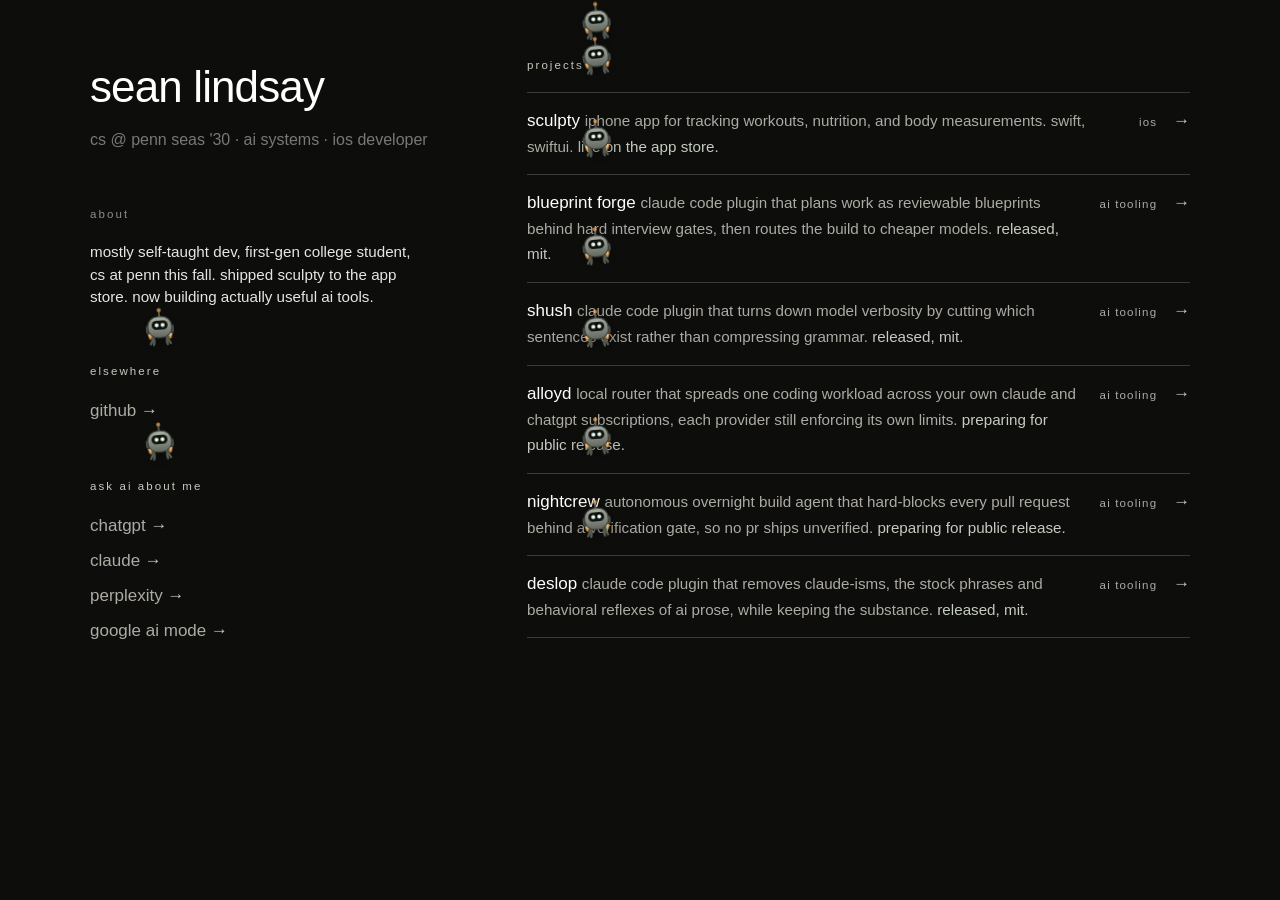
<file: index.html>
<!doctype html>
<html lang="en">
<head>
<meta charset="utf-8" />
<meta name="viewport" content="width=device-width, initial-scale=1" />
<title>Sean Lindsay — CS @ Penn SEAS '30 · AI Systems · iOS Developer</title>
<meta name="description" content="Mostly self-taught developer and incoming CS student at the University of Pennsylvania (SEAS '30). Shipped Sculpty, a fitness-tracking iOS app, to the App Store before starting college." />
<link rel="canonical" href="https://seanlindsay.xyz/" />
<meta property="og:title" content="Sean Lindsay — CS @ Penn SEAS '30 · AI Systems · iOS Developer" />
<meta property="og:description" content="Developer and incoming CS student at Penn (SEAS '30), building AI-driven products and the systems behind them." />
<meta property="og:url" content="https://seanlindsay.xyz/" />
<meta property="og:type" content="profile" />
<script type="application/ld+json">
{
  "@context": "https://schema.org",
  "@type": "Person",
  "name": "Sean Lindsay",
  "url": "https://seanlindsay.xyz/",
  "description": "Sean Lindsay is a mostly self-taught developer and incoming Computer Science student at the University of Pennsylvania (SEAS, Class of 2030). A first-generation college student, he builds across the stack — Swift and iOS, full-stack web, and multi-agent AI systems running on his own self-hosted infrastructure. He designed, built, and shipped Sculpty, a fitness-tracking app, to the App Store before starting college. His focus now is AI product engineering: turning models and agents into products people actually use.",
  "affiliation": {
    "@type": "CollegeOrUniversity",
    "name": "University of Pennsylvania"
  },
  "knowsAbout": ["iOS development", "Swift", "SwiftUI", "AI systems", "Python", "JavaScript", "TypeScript", "full-stack web development", "self-hosted infrastructure"],
  "sameAs": [
    "https://github.com/SeanL128",
    "https://www.linkedin.com/in/sean-a-lindsay/"
  ]
}
</script>
<link rel="stylesheet" href="styles.css" />
<script>
  // Decide before first paint whether the build animation runs.
  (function () {
    var reduced = matchMedia("(prefers-reduced-motion: reduce)").matches;
    var seen = false;
    try { seen = sessionStorage.getItem("built") === "1"; } catch (e) {}
    if (!reduced && !seen) document.documentElement.classList.add("building");
  })();
</script>
</head>
<body>
<main>
  <div class="col-left">
    <header data-build>
      <h1 class="name">Sean Lindsay</h1>
      <p class="ident">CS @ Penn SEAS '30 · AI Systems · iOS Developer</p>
    </header>

    <section aria-labelledby="about-label" data-build>
      <h2 class="label" id="about-label">About</h2>
      <p class="bio">mostly self-taught dev, first-gen college student, cs at penn this fall. shipped sculpty to the app store. now building actually useful ai tools.</p>
    </section>

    <section aria-labelledby="elsewhere-label" data-build>
      <h2 class="label" id="elsewhere-label">Elsewhere</h2>
      <nav class="links">
        <a href="https://github.com/SeanL128">GitHub <span class="arrow" aria-hidden="true">→</span></a>
      </nav>
    </section>

    <section aria-labelledby="askai-label" data-build>
      <h2 class="label" id="askai-label">Ask AI about me</h2>
      <nav class="links">
        <a href="https://chatgpt.com/?q=Who%20is%20Sean%20Lindsay%20(seanlindsay.xyz)%3F%20Tell%20me%20about%20him%20and%20what%20he%27s%20built." target="_blank" rel="noopener">ChatGPT <span class="arrow" aria-hidden="true">→</span></a>
        <a href="https://claude.ai/new?q=Who%20is%20Sean%20Lindsay%20(seanlindsay.xyz)%3F%20Tell%20me%20about%20him%20and%20what%20he%27s%20built." target="_blank" rel="noopener">Claude <span class="arrow" aria-hidden="true">→</span></a>
        <a href="https://www.perplexity.ai/search?q=Who%20is%20Sean%20Lindsay%20(seanlindsay.xyz)%3F%20Tell%20me%20about%20him%20and%20what%20he%27s%20built." target="_blank" rel="noopener">Perplexity <span class="arrow" aria-hidden="true">→</span></a>
        <a href="https://www.google.com/search?udm=50&amp;q=Who%20is%20Sean%20Lindsay%20(seanlindsay.xyz)%3F%20Tell%20me%20about%20him%20and%20what%20he%27s%20built." target="_blank" rel="noopener">Google AI Mode <span class="arrow" aria-hidden="true">→</span></a>
      </nav>
    </section>
  </div>

  <div class="col-right">
    <section aria-labelledby="projects-label">
      <h2 class="label" id="projects-label" data-build>Projects</h2>

      <a class="row" data-build href="https://apps.apple.com/us/app/sculpty-fitness-tracker/id6746368050">
        <span class="main">
          <span class="title">Sculpty</span>
          <span class="desc">iPhone app for tracking workouts, nutrition, and body measurements. Swift, SwiftUI. <span class="status">Live on the App Store.</span></span>
        </span>
        <span class="meta">iOS</span>
        <span class="arrow" aria-hidden="true">→</span>
      </a>

      <a class="row" data-build href="/blueprint-forge">
        <span class="main">
          <span class="title">Blueprint Forge</span>
          <span class="desc">Claude Code plugin that plans work as reviewable blueprints behind hard interview gates, then routes the build to cheaper models. <span class="status">Released, MIT.</span></span>
        </span>
        <span class="meta">AI tooling</span>
        <span class="arrow" aria-hidden="true">→</span>
      </a>

      <a class="row" data-build href="/shush">
        <span class="main">
          <span class="title">Shush</span>
          <span class="desc">Claude Code plugin that turns down model verbosity by cutting which sentences exist rather than compressing grammar. <span class="status">Released, MIT.</span></span>
        </span>
        <span class="meta">AI tooling</span>
        <span class="arrow" aria-hidden="true">→</span>
      </a>

      <a class="row" data-build href="/alloyd">
        <span class="main">
          <span class="title">Alloyd</span>
          <span class="desc">Local router that spreads one coding workload across your own Claude and ChatGPT subscriptions, each provider still enforcing its own limits. <span class="status">Preparing for public release.</span></span>
        </span>
        <span class="meta">AI tooling</span>
        <span class="arrow" aria-hidden="true">→</span>
      </a>

      <a class="row" data-build href="/nightcrew">
        <span class="main">
          <span class="title">Nightcrew</span>
          <span class="desc">Autonomous overnight build agent that hard-blocks every pull request behind a verification gate, so no PR ships unverified. <span class="status">Preparing for public release.</span></span>
        </span>
        <span class="meta">AI tooling</span>
        <span class="arrow" aria-hidden="true">→</span>
      </a>

      <a class="row" data-build href="/deslop">
        <span class="main">
          <span class="title">Deslop</span>
          <span class="desc">Claude Code plugin that removes Claude-isms, the stock phrases and behavioral reflexes of AI prose, while keeping the substance. <span class="status">Released, MIT.</span></span>
        </span>
        <span class="meta">AI tooling</span>
        <span class="arrow" aria-hidden="true">→</span>
      </a>
    </section>
  </div>
</main>

<script src="robots.js" defer></script>
</body>
</html>
</file>
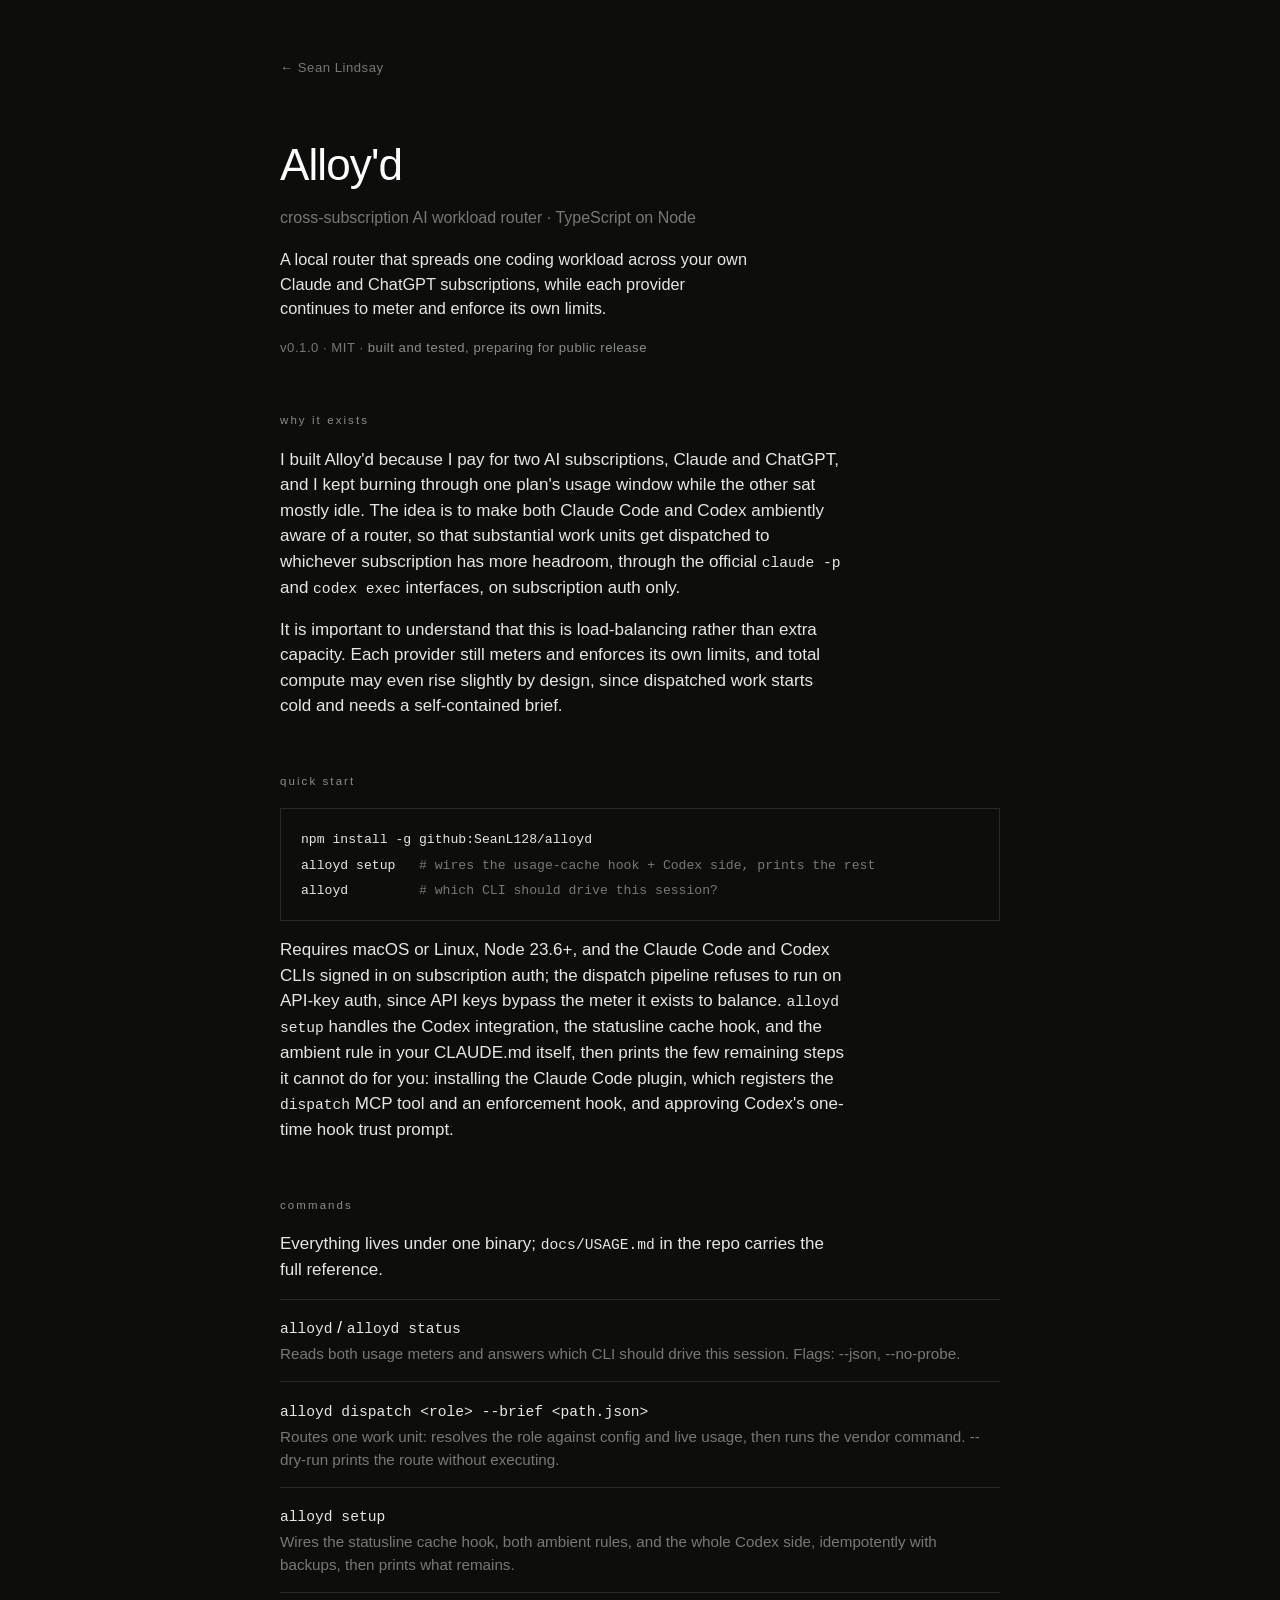
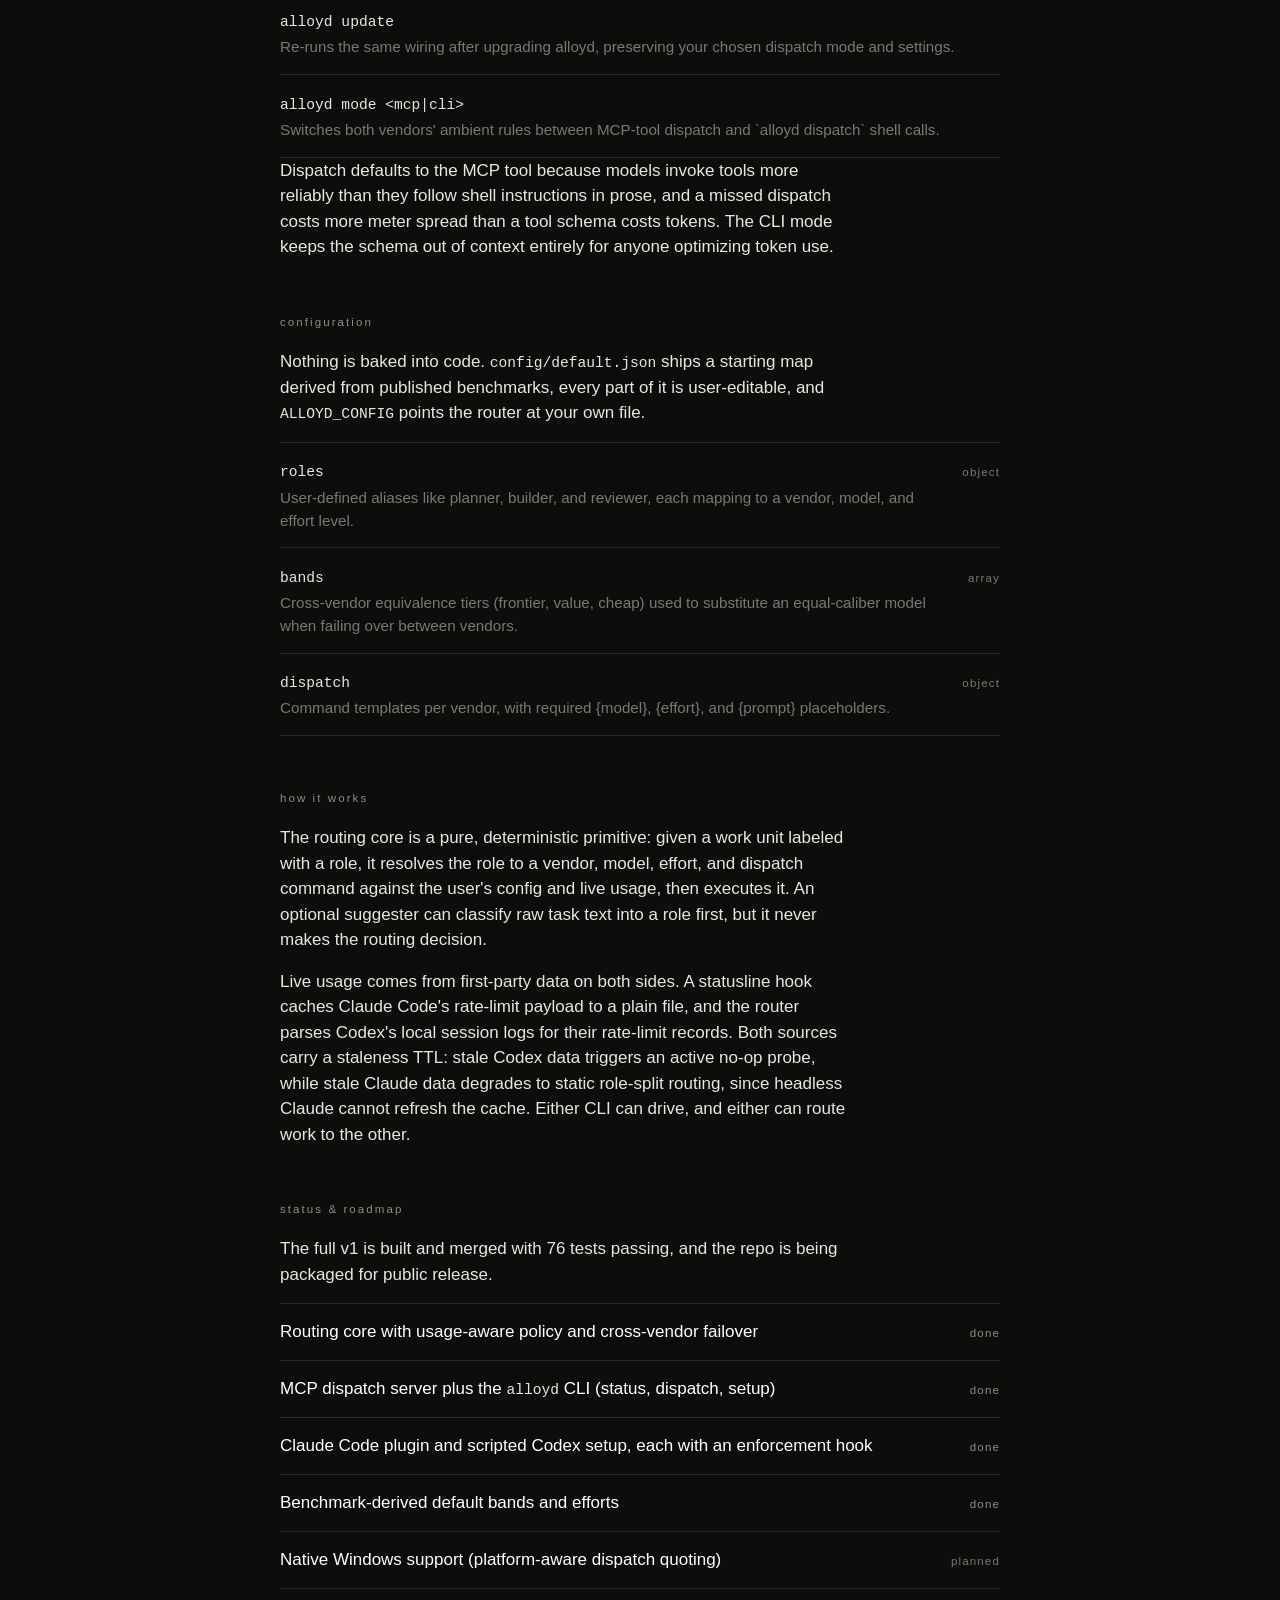
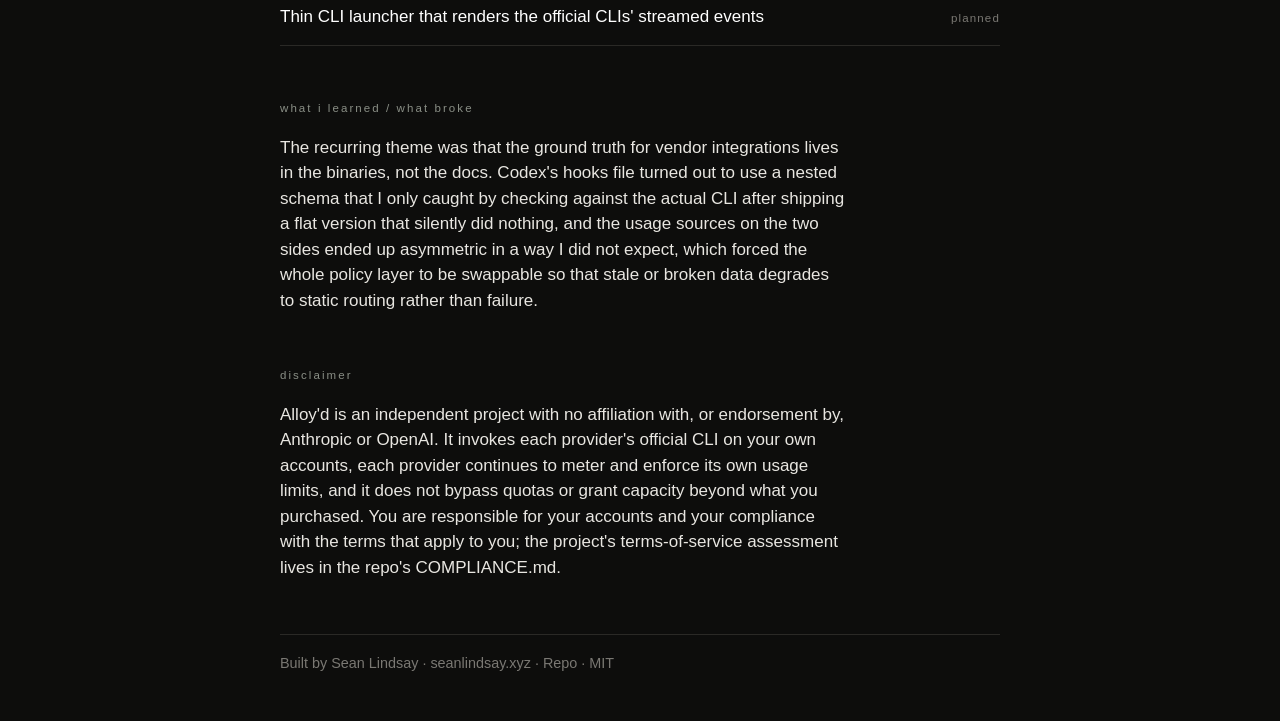
<file: alloyd/index.html>
<!doctype html>
<html lang="en">
<head>
<meta charset="utf-8" />
<meta name="viewport" content="width=device-width, initial-scale=1" />
<title>Alloy'd — cross-subscription AI workload router · Sean Lindsay</title>
<meta name="description" content="A local router that spreads one coding workload across your own Claude and ChatGPT subscriptions, while each provider continues to meter and enforce its own limits." />
<style>
  :root {
    --bg: #0d0d0c;
    --text: #e8e6e1;
    --muted: #7a7873;
    --hair: #2a2926;
    --bright: #ffffff;
    --accent: #8a8f86; /* single muted control — never add a second accent */
    --space: clamp(2.25rem, 6vh, 4.5rem);
  }
  * { box-sizing: border-box; }
  html { -webkit-text-size-adjust: 100%; }
  body {
    margin: 0;
    background: var(--bg);
    color: var(--text);
    font-family: "Helvetica Neue", Helvetica, Arial, sans-serif;
    font-size: 17px;
    line-height: 1.5;
    -webkit-font-smoothing: antialiased;
    padding: var(--space) clamp(2rem, 8vw, 7rem);
  }
  main { width: 100%; max-width: 720px; margin: 0 auto; }

  /* Entrance: whole page rises once, skipped under reduced-motion. Garnish, never a gate. */
  .fade { opacity: 0; transform: translateY(6px); animation: rise .5s ease forwards; }
  @keyframes rise { to { opacity: 1; transform: none; } }
  @media (prefers-reduced-motion: reduce) { .fade { opacity: 1; transform: none; animation: none; } }

  .back { display: inline-block; color: var(--muted); text-decoration: none; font-size: .82rem; letter-spacing: .04em; margin-bottom: var(--space); transition: color .15s ease; }
  .back:hover, .back:focus-visible { color: var(--bright); }
  .back:focus-visible { outline: 2px solid var(--accent); outline-offset: 3px; }
  .back .arrow { color: var(--accent); }

  .name { font-size: clamp(2rem, 6vw, 2.75rem); font-weight: 500; letter-spacing: -0.02em; color: var(--bright); margin: 0; }
  .ident { color: var(--muted); margin: .5rem 0 0; font-size: 1rem; }
  .lede { margin: 1.1rem 0 0; max-width: 52ch; color: var(--text); font-size: 1.02rem; }
  .status-line { margin: 1.1rem 0 0; font-size: .82rem; letter-spacing: .04em; color: var(--muted); }
  .status-line .status { color: var(--accent); }

  section { margin-top: var(--space); }
  .label { font-size: .72rem; text-transform: lowercase; letter-spacing: .18em; color: var(--accent); margin: 0 0 1.1rem; font-weight: 500; } /* lowercase matches the live site's label grammar */

  p { margin: 0 0 1rem; max-width: 60ch; }
  p:last-child { margin-bottom: 0; }
  a.inline { color: var(--text); text-decoration: none; border-bottom: 1px solid var(--hair); transition: border-color .15s ease, color .15s ease; }
  a.inline:hover, a.inline:focus-visible { color: var(--bright); border-color: var(--accent); }
  a.inline:focus-visible { outline: 2px solid var(--accent); outline-offset: 3px; }
  strong { color: var(--bright); font-weight: 500; }

  /* Rows — the portfolio's list grammar, reused for config keys / steps / roadmap. NOT cards. */
  .rows { margin: 0; padding: 0; list-style: none; }
  .rows li { display: flex; align-items: baseline; gap: 1rem; padding: .95rem 0; border-top: 1px solid var(--hair); }
  .rows li:last-child { border-bottom: 1px solid var(--hair); }
  .rows .main { flex: 1; min-width: 0; }
  .rows .title { color: var(--bright); font-weight: 400; }
  .rows .desc { color: var(--muted); font-size: .95rem; margin-top: .15rem; display: block; }
  .rows .meta { color: var(--muted); font-size: .72rem; letter-spacing: .1em; text-transform: lowercase; white-space: nowrap; padding-top: .1rem; }
  .rows .meta.done { color: var(--accent); }

  code { font-family: "SF Mono", ui-monospace, Menlo, Consolas, monospace; font-size: .86em; color: var(--text); }
  pre { margin: 0 0 1rem; padding: 1.1rem 1.25rem; border: 1px solid var(--hair); overflow-x: auto; background: transparent; } /* hairline rule, no radius, transparent — the one sanctioned box */
  pre code { font-size: .82rem; line-height: 1.7; color: var(--text); }
  pre .c { color: var(--muted); }

  footer { margin-top: var(--space); padding-top: 1.1rem; border-top: 1px solid var(--hair); color: var(--muted); font-size: .9rem; }
  footer a { color: var(--muted); text-decoration: none; transition: color .15s ease; }
  footer a:hover, footer a:focus-visible { color: var(--bright); }
</style>
</head>
<body>
<main class="fade">
  <a class="back" href="https://seanlindsay.xyz"><span class="arrow" aria-hidden="true">←</span> Sean Lindsay</a>

  <header>
    <h1 class="name">Alloy'd</h1>
    <p class="ident">cross-subscription AI workload router · TypeScript on Node</p>
    <p class="lede">A local router that spreads one coding workload across your own Claude and ChatGPT subscriptions, while each provider continues to meter and enforce its own limits.</p>
    <p class="status-line">v0.1.0 · MIT · <span class="status">built and tested, preparing for public release</span></p>
  </header>

  <section aria-labelledby="why-label">
    <h2 class="label" id="why-label">Why it exists</h2>
    <p>I built Alloy'd because I pay for two AI subscriptions, Claude and ChatGPT, and I kept burning through one plan's usage window while the other sat mostly idle. The idea is to make both Claude Code and Codex ambiently aware of a router, so that substantial work units get dispatched to whichever subscription has more headroom, through the official <code>claude -p</code> and <code>codex exec</code> interfaces, on subscription auth only.</p>
    <p>It is important to understand that this is load-balancing rather than extra capacity. Each provider still meters and enforces its own limits, and total compute may even rise slightly by design, since dispatched work starts cold and needs a self-contained brief.</p>
  </section>

  <section aria-labelledby="start-label">
    <h2 class="label" id="start-label">Quick start</h2>
    <pre><code>npm install -g github:SeanL128/alloyd
alloyd setup   <span class="c"># wires the usage-cache hook + Codex side, prints the rest</span>
alloyd         <span class="c"># which CLI should drive this session?</span></code></pre>
    <p>Requires macOS or Linux, Node 23.6+, and the Claude Code and Codex CLIs signed in on subscription auth; the dispatch pipeline refuses to run on API-key auth, since API keys bypass the meter it exists to balance. <code>alloyd setup</code> handles the Codex integration, the statusline cache hook, and the ambient rule in your CLAUDE.md itself, then prints the few remaining steps it cannot do for you: installing the Claude Code plugin, which registers the <code>dispatch</code> MCP tool and an enforcement hook, and approving Codex's one-time hook trust prompt.</p>
  </section>

  <section aria-labelledby="commands-label">
    <h2 class="label" id="commands-label">Commands</h2>
    <p>Everything lives under one binary; <code>docs/USAGE.md</code> in the repo carries the full reference.</p>
    <ul class="rows">
      <li>
        <span class="main">
          <span class="title"><code>alloyd</code> / <code>alloyd status</code></span>
          <span class="desc">Reads both usage meters and answers which CLI should drive this session. Flags: --json, --no-probe.</span>
        </span>
      </li>
      <li>
        <span class="main">
          <span class="title"><code>alloyd dispatch &lt;role&gt; --brief &lt;path.json&gt;</code></span>
          <span class="desc">Routes one work unit: resolves the role against config and live usage, then runs the vendor command. --dry-run prints the route without executing.</span>
        </span>
      </li>
      <li>
        <span class="main">
          <span class="title"><code>alloyd setup</code></span>
          <span class="desc">Wires the statusline cache hook, both ambient rules, and the whole Codex side, idempotently with backups, then prints what remains.</span>
        </span>
      </li>
      <li>
        <span class="main">
          <span class="title"><code>alloyd update</code></span>
          <span class="desc">Re-runs the same wiring after upgrading alloyd, preserving your chosen dispatch mode and settings.</span>
        </span>
      </li>
      <li>
        <span class="main">
          <span class="title"><code>alloyd mode &lt;mcp|cli&gt;</code></span>
          <span class="desc">Switches both vendors' ambient rules between MCP-tool dispatch and `alloyd dispatch` shell calls.</span>
        </span>
      </li>
    </ul>
    <p>Dispatch defaults to the MCP tool because models invoke tools more reliably than they follow shell instructions in prose, and a missed dispatch costs more meter spread than a tool schema costs tokens. The CLI mode keeps the schema out of context entirely for anyone optimizing token use.</p>
  </section>

  <section aria-labelledby="config-label">
    <h2 class="label" id="config-label">Configuration</h2>
    <p>Nothing is baked into code. <code>config/default.json</code> ships a starting map derived from published benchmarks, every part of it is user-editable, and <code>ALLOYD_CONFIG</code> points the router at your own file.</p>
    <ul class="rows">
      <li>
        <span class="main">
          <span class="title"><code>roles</code></span>
          <span class="desc">User-defined aliases like planner, builder, and reviewer, each mapping to a vendor, model, and effort level.</span>
        </span>
        <span class="meta">object</span>
      </li>
      <li>
        <span class="main">
          <span class="title"><code>bands</code></span>
          <span class="desc">Cross-vendor equivalence tiers (frontier, value, cheap) used to substitute an equal-caliber model when failing over between vendors.</span>
        </span>
        <span class="meta">array</span>
      </li>
      <li>
        <span class="main">
          <span class="title"><code>dispatch</code></span>
          <span class="desc">Command templates per vendor, with required {model}, {effort}, and {prompt} placeholders.</span>
        </span>
        <span class="meta">object</span>
      </li>
    </ul>
  </section>

  <section aria-labelledby="how-label">
    <h2 class="label" id="how-label">How it works</h2>
    <p>The routing core is a pure, deterministic primitive: given a work unit labeled with a role, it resolves the role to a vendor, model, effort, and dispatch command against the user's config and live usage, then executes it. An optional suggester can classify raw task text into a role first, but it never makes the routing decision.</p>
    <p>Live usage comes from first-party data on both sides. A statusline hook caches Claude Code's rate-limit payload to a plain file, and the router parses Codex's local session logs for their rate-limit records. Both sources carry a staleness TTL: stale Codex data triggers an active no-op probe, while stale Claude data degrades to static role-split routing, since headless Claude cannot refresh the cache. Either CLI can drive, and either can route work to the other.</p>
  </section>

  <section aria-labelledby="status-label">
    <h2 class="label" id="status-label">Status &amp; roadmap</h2>
    <p>The full v1 is built and merged with 76 tests passing, and the repo is being packaged for public release.</p>
    <ul class="rows">
      <li><span class="main"><span class="title">Routing core with usage-aware policy and cross-vendor failover</span></span><span class="meta done">Done</span></li>
      <li><span class="main"><span class="title">MCP dispatch server plus the <code>alloyd</code> CLI (status, dispatch, setup)</span></span><span class="meta done">Done</span></li>
      <li><span class="main"><span class="title">Claude Code plugin and scripted Codex setup, each with an enforcement hook</span></span><span class="meta done">Done</span></li>
      <li><span class="main"><span class="title">Benchmark-derived default bands and efforts</span></span><span class="meta done">Done</span></li>
      <li><span class="main"><span class="title">Native Windows support (platform-aware dispatch quoting)</span></span><span class="meta">Planned</span></li>
      <li><span class="main"><span class="title">Thin CLI launcher that renders the official CLIs' streamed events</span></span><span class="meta">Planned</span></li>
    </ul>
  </section>

  <section aria-labelledby="notes-label">
    <h2 class="label" id="notes-label">What I learned / what broke</h2>
    <p>The recurring theme was that the ground truth for vendor integrations lives in the binaries, not the docs. Codex's hooks file turned out to use a nested schema that I only caught by checking against the actual CLI after shipping a flat version that silently did nothing, and the usage sources on the two sides ended up asymmetric in a way I did not expect, which forced the whole policy layer to be swappable so that stale or broken data degrades to static routing rather than failure.</p>
  </section>

  <section aria-labelledby="disclaimer-label">
    <h2 class="label" id="disclaimer-label">Disclaimer</h2>
    <p>Alloy'd is an independent project with no affiliation with, or endorsement by, Anthropic or OpenAI. It invokes each provider's official CLI on your own accounts, each provider continues to meter and enforce its own usage limits, and it does not bypass quotas or grant capacity beyond what you purchased. You are responsible for your accounts and your compliance with the terms that apply to you; the project's terms-of-service assessment lives in the repo's COMPLIANCE.md.</p>
  </section>

  <footer>
    Built by Sean Lindsay · <a href="https://seanlindsay.xyz">seanlindsay.xyz</a> · <a href="https://github.com/SeanL128/alloyd">Repo</a> · MIT
  </footer>
</main>
</body>
</html>
</file>
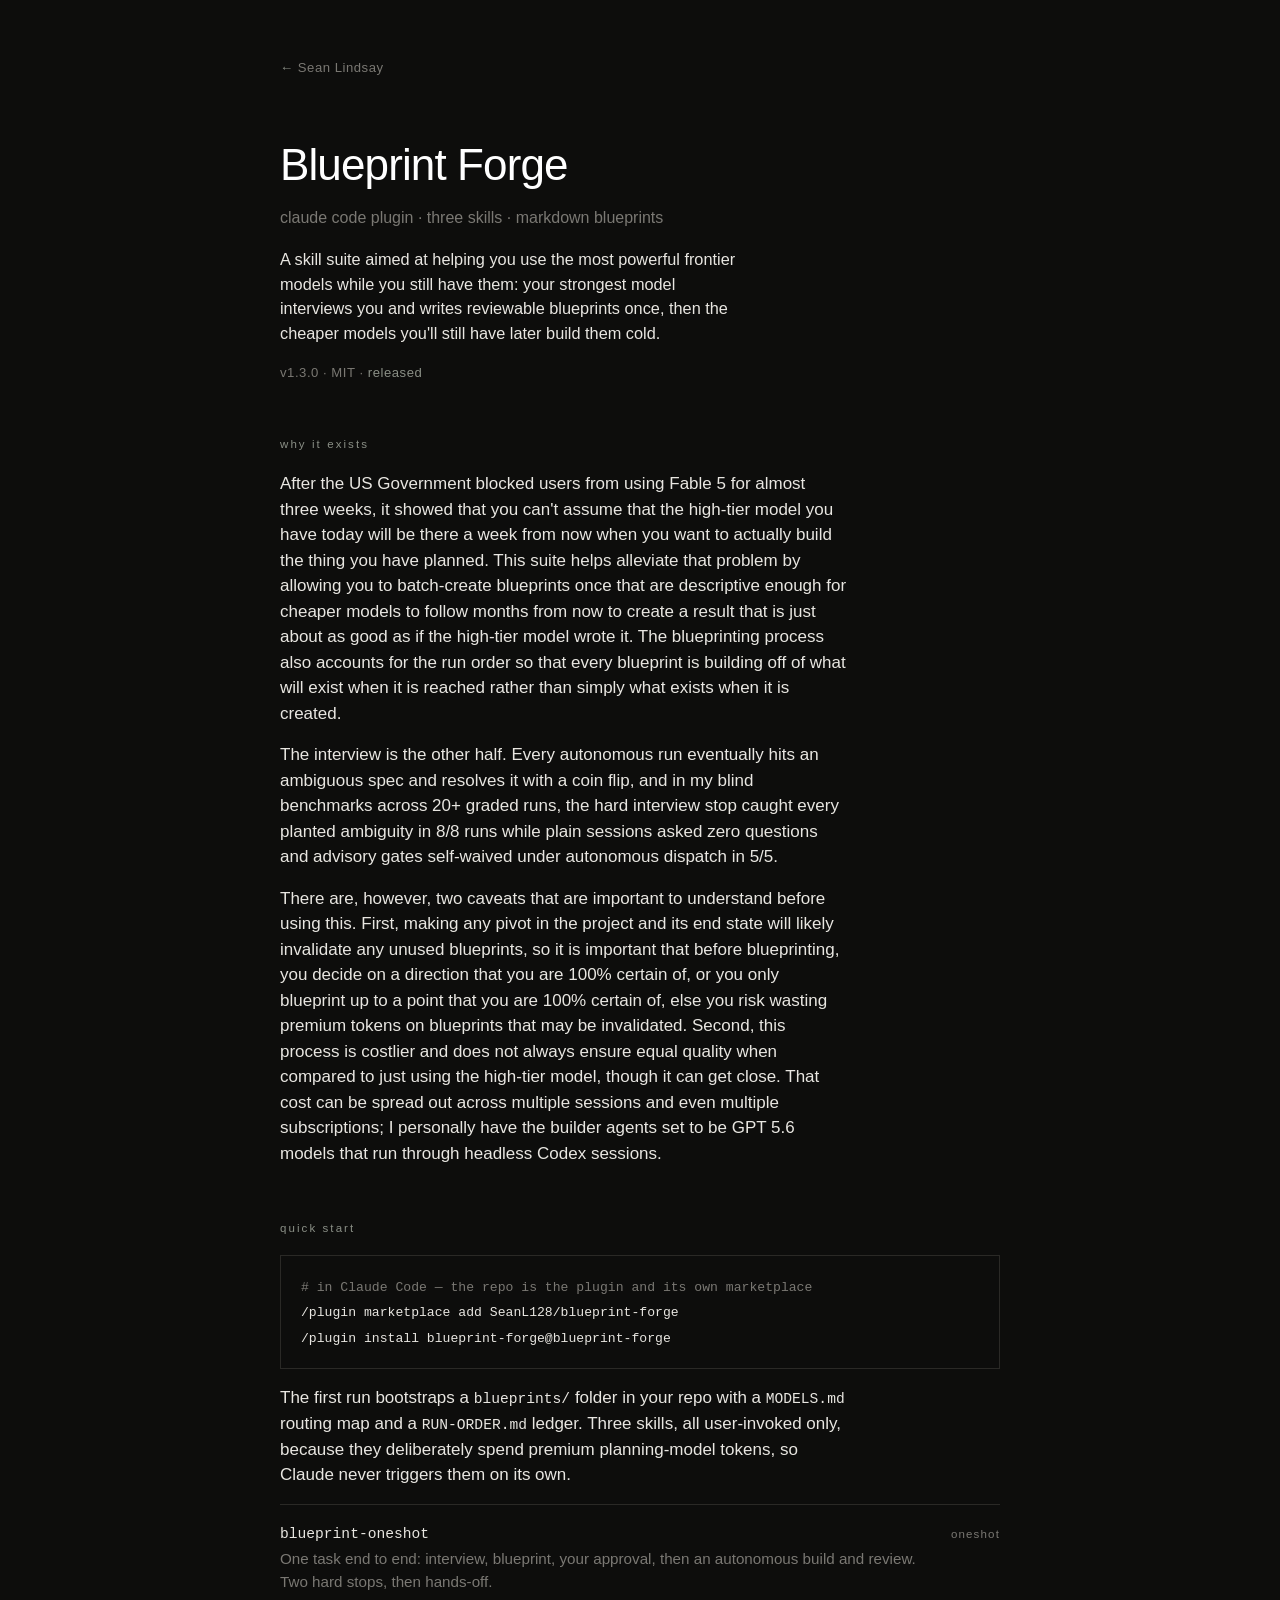
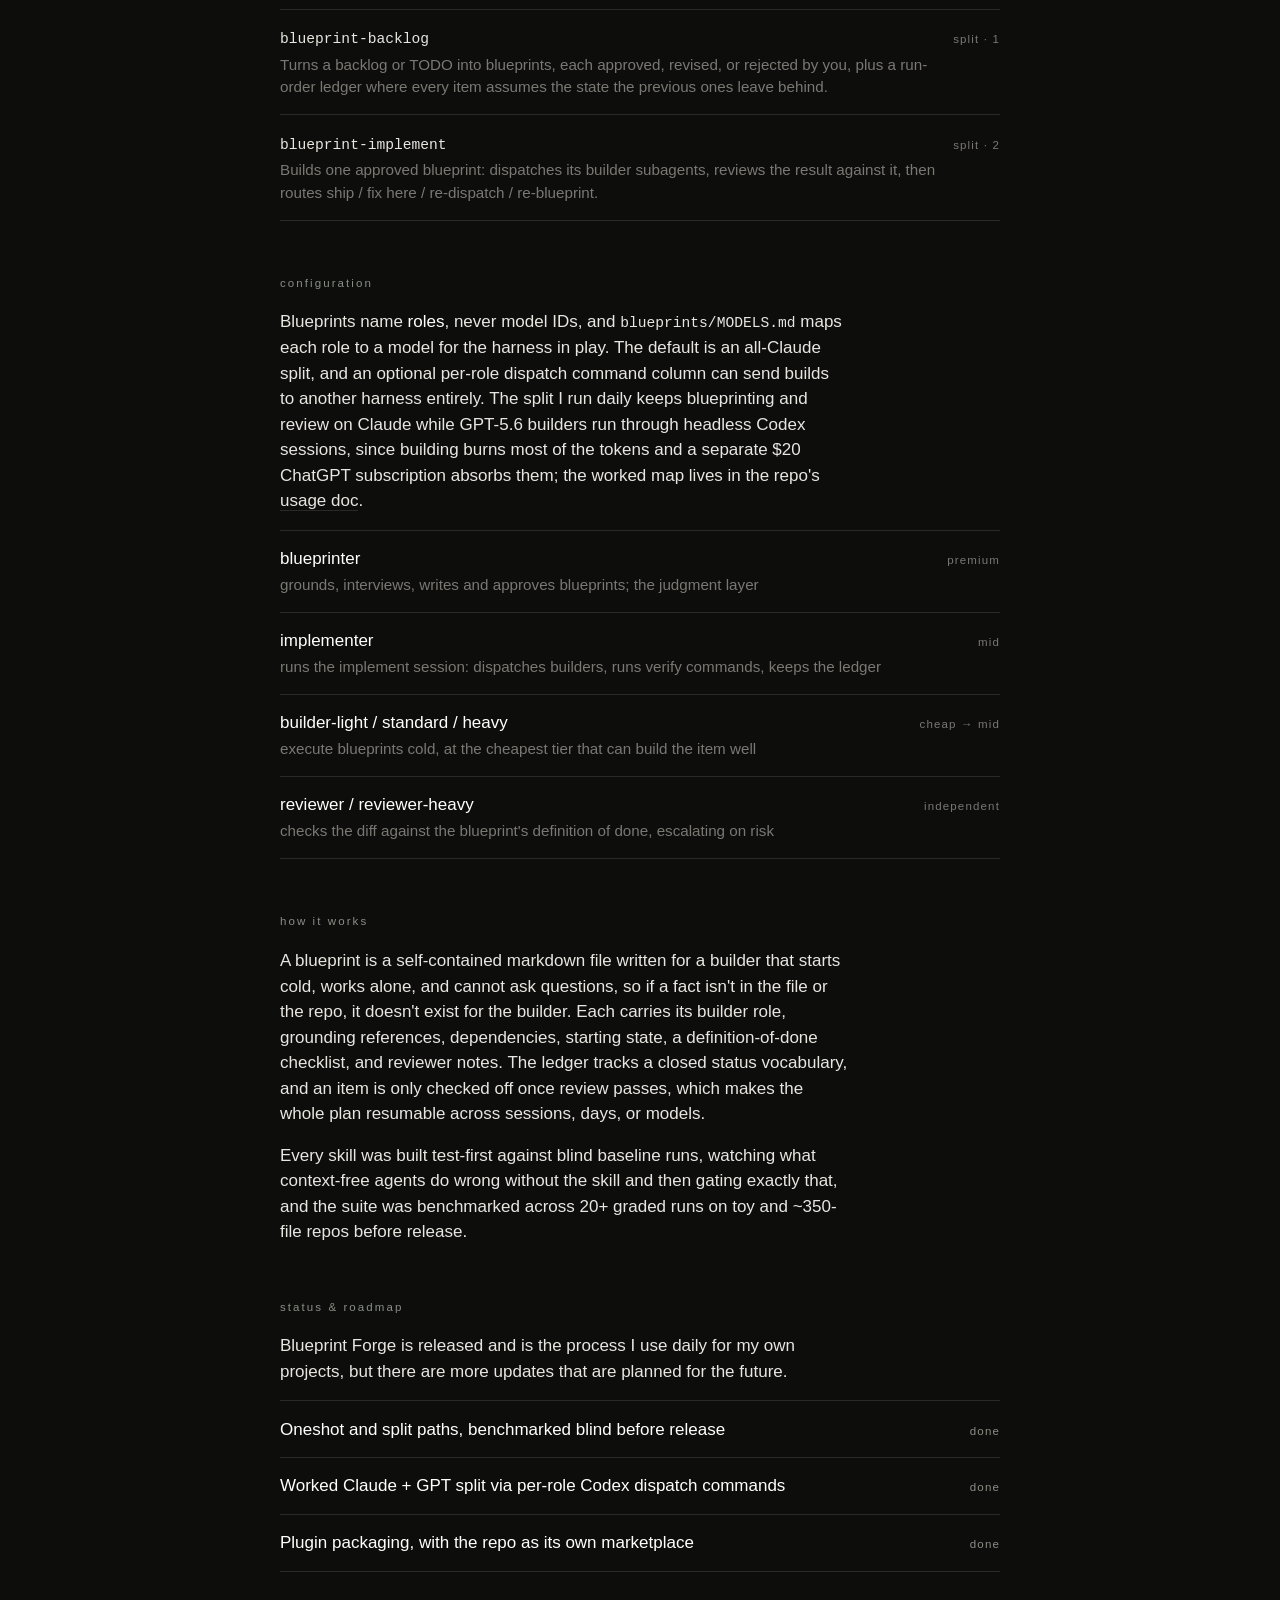
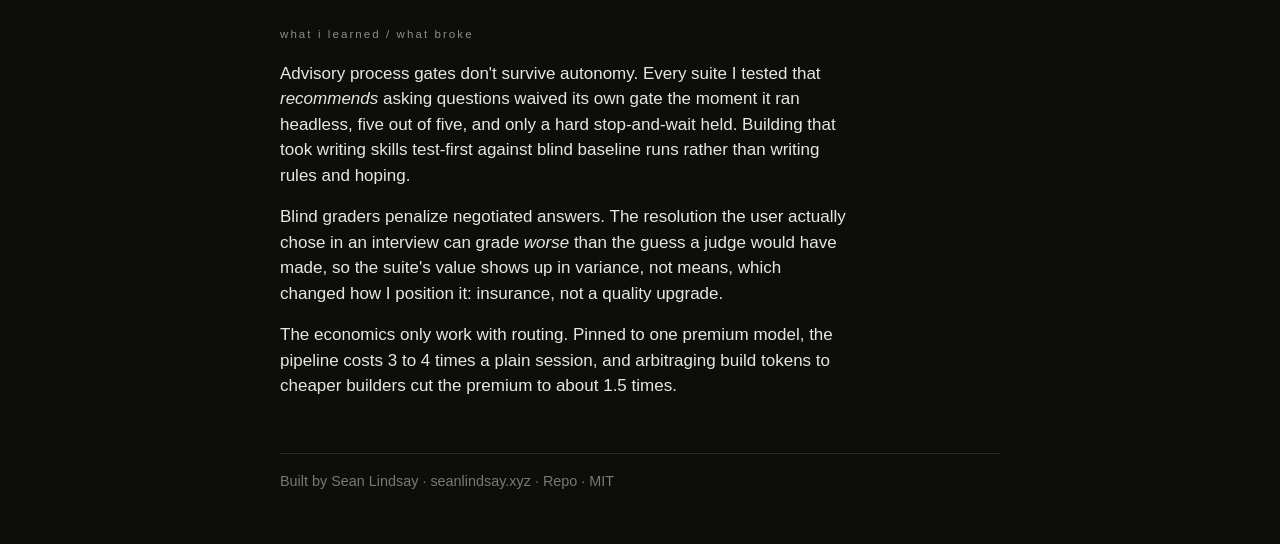
<file: blueprint-forge/index.html>
<!doctype html>
<html lang="en">
<head>
<meta charset="utf-8" />
<meta name="viewport" content="width=device-width, initial-scale=1" />
<title>Blueprint Forge — blueprint-driven builds for Claude Code · Sean Lindsay</title>
<meta name="description" content="A Claude Code plugin for using the most powerful frontier models while you still have them: batch-create blueprints once, then let cheaper models build them cold months from now." />
<style>
  :root {
    --bg: #0d0d0c;
    --text: #e8e6e1;
    --muted: #7a7873;
    --hair: #2a2926;
    --bright: #ffffff;
    --accent: #8a8f86; /* single muted control — never add a second accent */
    --space: clamp(2.25rem, 6vh, 4.5rem);
  }
  * { box-sizing: border-box; }
  html { -webkit-text-size-adjust: 100%; }
  body {
    margin: 0;
    background: var(--bg);
    color: var(--text);
    font-family: "Helvetica Neue", Helvetica, Arial, sans-serif;
    font-size: 17px;
    line-height: 1.5;
    -webkit-font-smoothing: antialiased;
    padding: var(--space) clamp(2rem, 8vw, 7rem);
  }
  main { width: 100%; max-width: 720px; margin: 0 auto; }

  /* Entrance: whole page rises once, skipped under reduced-motion. Garnish, never a gate. */
  .fade { opacity: 0; transform: translateY(6px); animation: rise .5s ease forwards; }
  @keyframes rise { to { opacity: 1; transform: none; } }
  @media (prefers-reduced-motion: reduce) { .fade { opacity: 1; transform: none; animation: none; } }

  .back { display: inline-block; color: var(--muted); text-decoration: none; font-size: .82rem; letter-spacing: .04em; margin-bottom: var(--space); transition: color .15s ease; }
  .back:hover, .back:focus-visible { color: var(--bright); }
  .back:focus-visible { outline: 2px solid var(--accent); outline-offset: 3px; }
  .back .arrow { color: var(--accent); }

  .name { font-size: clamp(2rem, 6vw, 2.75rem); font-weight: 500; letter-spacing: -0.02em; color: var(--bright); margin: 0; }
  .ident { color: var(--muted); margin: .5rem 0 0; font-size: 1rem; }
  .lede { margin: 1.1rem 0 0; max-width: 52ch; color: var(--text); font-size: 1.02rem; }
  .status-line { margin: 1.1rem 0 0; font-size: .82rem; letter-spacing: .04em; color: var(--muted); }
  .status-line .status { color: var(--accent); }

  section { margin-top: var(--space); }
  .label { font-size: .72rem; text-transform: lowercase; letter-spacing: .18em; color: var(--accent); margin: 0 0 1.1rem; font-weight: 500; }

  p { margin: 0 0 1rem; max-width: 60ch; }
  p:last-child { margin-bottom: 0; }
  a.inline { color: var(--text); text-decoration: none; border-bottom: 1px solid var(--hair); transition: border-color .15s ease, color .15s ease; }
  a.inline:hover, a.inline:focus-visible { color: var(--bright); border-color: var(--accent); }
  a.inline:focus-visible { outline: 2px solid var(--accent); outline-offset: 3px; }
  strong { color: var(--bright); font-weight: 500; }

  /* Rows — the portfolio's list grammar, reused for skills / roles / roadmap. NOT cards. */
  .rows { margin: 0; padding: 0; list-style: none; }
  .rows li { display: flex; align-items: baseline; gap: 1rem; padding: .95rem 0; border-top: 1px solid var(--hair); }
  .rows li:last-child { border-bottom: 1px solid var(--hair); }
  .rows .main { flex: 1; min-width: 0; }
  .rows .title { color: var(--bright); font-weight: 400; }
  .rows .desc { color: var(--muted); font-size: .95rem; margin-top: .15rem; display: block; }
  .rows .meta { color: var(--muted); font-size: .72rem; letter-spacing: .1em; text-transform: lowercase; white-space: nowrap; padding-top: .1rem; }
  .rows .meta.done { color: var(--accent); }

  code { font-family: "SF Mono", ui-monospace, Menlo, Consolas, monospace; font-size: .86em; color: var(--text); }
  pre { margin: 0 0 1rem; padding: 1.1rem 1.25rem; border: 1px solid var(--hair); overflow-x: auto; background: transparent; } /* hairline rule, no radius, transparent — the one sanctioned box */
  pre code { font-size: .82rem; line-height: 1.7; color: var(--text); }
  pre .c { color: var(--muted); }

  footer { margin-top: var(--space); padding-top: 1.1rem; border-top: 1px solid var(--hair); color: var(--muted); font-size: .9rem; }
  footer a { color: var(--muted); text-decoration: none; transition: color .15s ease; }
  footer a:hover, footer a:focus-visible { color: var(--bright); }
</style>
</head>
<body>
<main class="fade">
  <a class="back" href="https://seanlindsay.xyz"><span class="arrow" aria-hidden="true">←</span> Sean Lindsay</a>

  <header>
    <h1 class="name">Blueprint Forge</h1>
    <p class="ident">claude code plugin · three skills · markdown blueprints</p>
    <p class="lede">A skill suite aimed at helping you use the most powerful frontier models while you still have them: your strongest model interviews you and writes reviewable blueprints once, then the cheaper models you'll still have later build them cold.</p>
    <p class="status-line">v1.3.0 · MIT · <span class="status">released</span></p>
  </header>

  <section aria-labelledby="why-label">
    <h2 class="label" id="why-label">Why it exists</h2>
    <p>After the US Government blocked users from using Fable 5 for almost three weeks, it showed that you can't assume that the high-tier model you have today will be there a week from now when you want to actually build the thing you have planned. This suite helps alleviate that problem by allowing you to batch-create blueprints once that are descriptive enough for cheaper models to follow months from now to create a result that is just about as good as if the high-tier model wrote it. The blueprinting process also accounts for the run order so that every blueprint is building off of what will exist when it is reached rather than simply what exists when it is created.</p>
    <p>The interview is the other half. Every autonomous run eventually hits an ambiguous spec and resolves it with a coin flip, and in my blind benchmarks across 20+ graded runs, the hard interview stop caught every planted ambiguity in 8/8 runs while plain sessions asked zero questions and advisory gates self-waived under autonomous dispatch in 5/5.</p>
    <p>There are, however, two caveats that are important to understand before using this. First, making any pivot in the project and its end state will likely invalidate any unused blueprints, so it is important that before blueprinting, you decide on a direction that you are 100% certain of, or you only blueprint up to a point that you are 100% certain of, else you risk wasting premium tokens on blueprints that may be invalidated. Second, this process is costlier and does not always ensure equal quality when compared to just using the high-tier model, though it can get close. That cost can be spread out across multiple sessions and even multiple subscriptions; I personally have the builder agents set to be GPT&nbsp;5.6 models that run through headless Codex sessions.</p>
  </section>

  <section aria-labelledby="start-label">
    <h2 class="label" id="start-label">Quick start</h2>
    <pre><code><span class="c"># in Claude Code — the repo is the plugin and its own marketplace</span>
/plugin marketplace add SeanL128/blueprint-forge
/plugin install blueprint-forge@blueprint-forge</code></pre>
    <p>The first run bootstraps a <code>blueprints/</code> folder in your repo with a <code>MODELS.md</code> routing map and a <code>RUN-ORDER.md</code> ledger. Three skills, all user-invoked only, because they deliberately spend premium planning-model tokens, so Claude never triggers them on its own.</p>
    <ul class="rows">
      <li>
        <span class="main">
          <span class="title"><code>blueprint-oneshot</code></span>
          <span class="desc">One task end to end: interview, blueprint, your approval, then an autonomous build and review. Two hard stops, then hands-off.</span>
        </span>
        <span class="meta">oneshot</span>
      </li>
      <li>
        <span class="main">
          <span class="title"><code>blueprint-backlog</code></span>
          <span class="desc">Turns a backlog or TODO into blueprints, each approved, revised, or rejected by you, plus a run-order ledger where every item assumes the state the previous ones leave behind.</span>
        </span>
        <span class="meta">split · 1</span>
      </li>
      <li>
        <span class="main">
          <span class="title"><code>blueprint-implement</code></span>
          <span class="desc">Builds one approved blueprint: dispatches its builder subagents, reviews the result against it, then routes ship / fix here / re-dispatch / re-blueprint.</span>
        </span>
        <span class="meta">split · 2</span>
      </li>
    </ul>
  </section>

  <section aria-labelledby="config-label">
    <h2 class="label" id="config-label">Configuration</h2>
    <p>Blueprints name <strong>roles</strong>, never model IDs, and <code>blueprints/MODELS.md</code> maps each role to a model for the harness in play. The default is an all-Claude split, and an optional per-role dispatch command column can send builds to another harness entirely. The split I run daily keeps blueprinting and review on Claude while GPT-5.6 builders run through headless Codex sessions, since building burns most of the tokens and a separate $20 ChatGPT subscription absorbs them; the worked map lives in the repo's <a class="inline" href="https://github.com/SeanL128/blueprint-forge/blob/main/docs/USAGE.md">usage doc</a>.</p>
    <ul class="rows">
      <li><span class="main"><span class="title">blueprinter</span><span class="desc">grounds, interviews, writes and approves blueprints; the judgment layer</span></span><span class="meta">premium</span></li>
      <li><span class="main"><span class="title">implementer</span><span class="desc">runs the implement session: dispatches builders, runs verify commands, keeps the ledger</span></span><span class="meta">mid</span></li>
      <li><span class="main"><span class="title">builder-light / standard / heavy</span><span class="desc">execute blueprints cold, at the cheapest tier that can build the item well</span></span><span class="meta">cheap → mid</span></li>
      <li><span class="main"><span class="title">reviewer / reviewer-heavy</span><span class="desc">checks the diff against the blueprint's definition of done, escalating on risk</span></span><span class="meta">independent</span></li>
    </ul>
  </section>

  <section aria-labelledby="how-label">
    <h2 class="label" id="how-label">How it works</h2>
    <p>A blueprint is a self-contained markdown file written for a builder that starts cold, works alone, and cannot ask questions, so if a fact isn't in the file or the repo, it doesn't exist for the builder. Each carries its builder role, grounding references, dependencies, starting state, a definition-of-done checklist, and reviewer notes. The ledger tracks a closed status vocabulary, and an item is only checked off once review passes, which makes the whole plan resumable across sessions, days, or models.</p>
    <p>Every skill was built test-first against blind baseline runs, watching what context-free agents do wrong without the skill and then gating exactly that, and the suite was benchmarked across 20+ graded runs on toy and ~350-file repos before release.</p>
  </section>

  <section aria-labelledby="status-label">
    <h2 class="label" id="status-label">Status &amp; roadmap</h2>
    <p>Blueprint Forge is released and is the process I use daily for my own projects, but there are more updates that are planned for the future.</p>
    <ul class="rows">
      <li><span class="main"><span class="title">Oneshot and split paths, benchmarked blind before release</span></span><span class="meta done">Done</span></li>
      <li><span class="main"><span class="title">Worked Claude + GPT split via per-role Codex dispatch commands</span></span><span class="meta done">Done</span></li>
      <li><span class="main"><span class="title">Plugin packaging, with the repo as its own marketplace</span></span><span class="meta done">Done</span></li>
    </ul>
  </section>

  <section aria-labelledby="notes-label">
    <h2 class="label" id="notes-label">What I learned / what broke</h2>
    <p>Advisory process gates don't survive autonomy. Every suite I tested that <em>recommends</em> asking questions waived its own gate the moment it ran headless, five out of five, and only a hard stop-and-wait held. Building that took writing skills test-first against blind baseline runs rather than writing rules and hoping.</p>
    <p>Blind graders penalize negotiated answers. The resolution the user actually chose in an interview can grade <em>worse</em> than the guess a judge would have made, so the suite's value shows up in variance, not means, which changed how I position it: insurance, not a quality upgrade.</p>
    <p>The economics only work with routing. Pinned to one premium model, the pipeline costs 3 to 4 times a plain session, and arbitraging build tokens to cheaper builders cut the premium to about 1.5 times.</p>
  </section>

  <footer>
    Built by Sean Lindsay · <a href="https://seanlindsay.xyz">seanlindsay.xyz</a> · <a href="https://github.com/SeanL128/blueprint-forge">Repo</a> · MIT
  </footer>
</main>
</body>
</html>
</file>
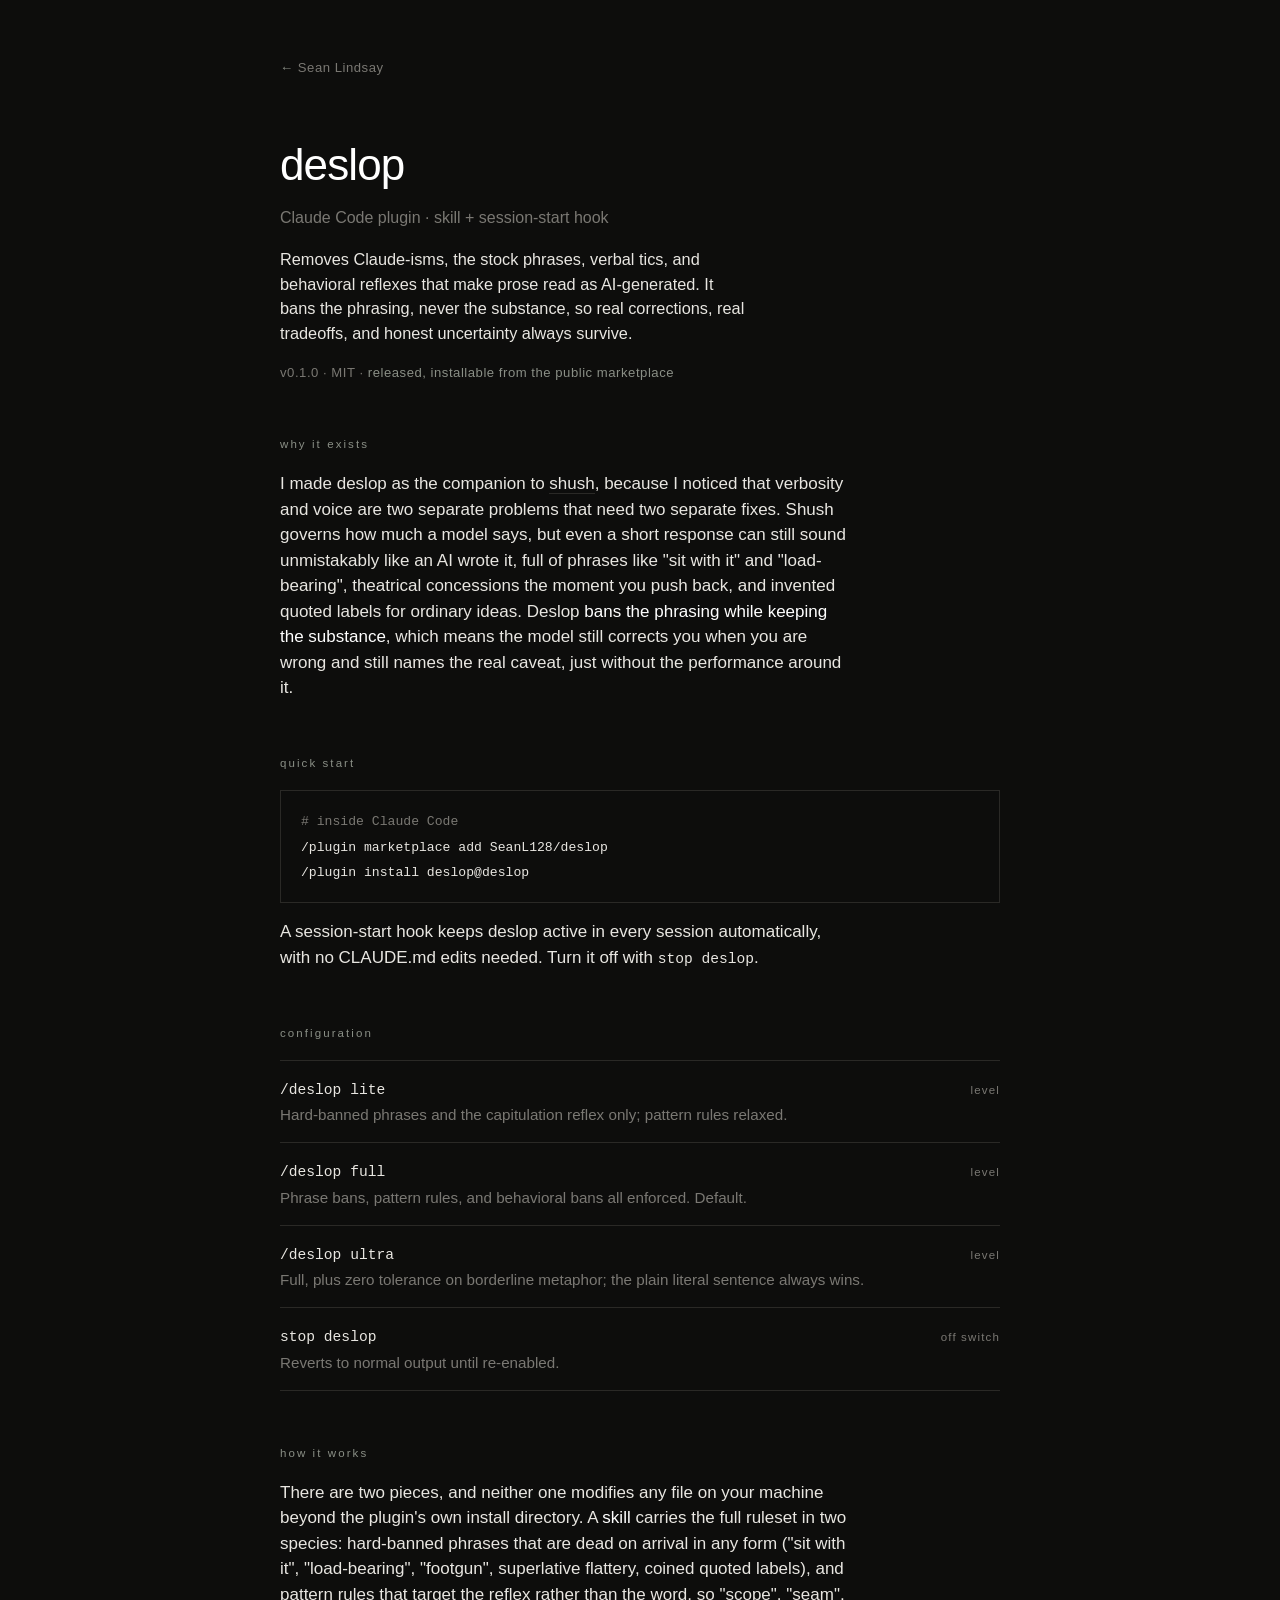
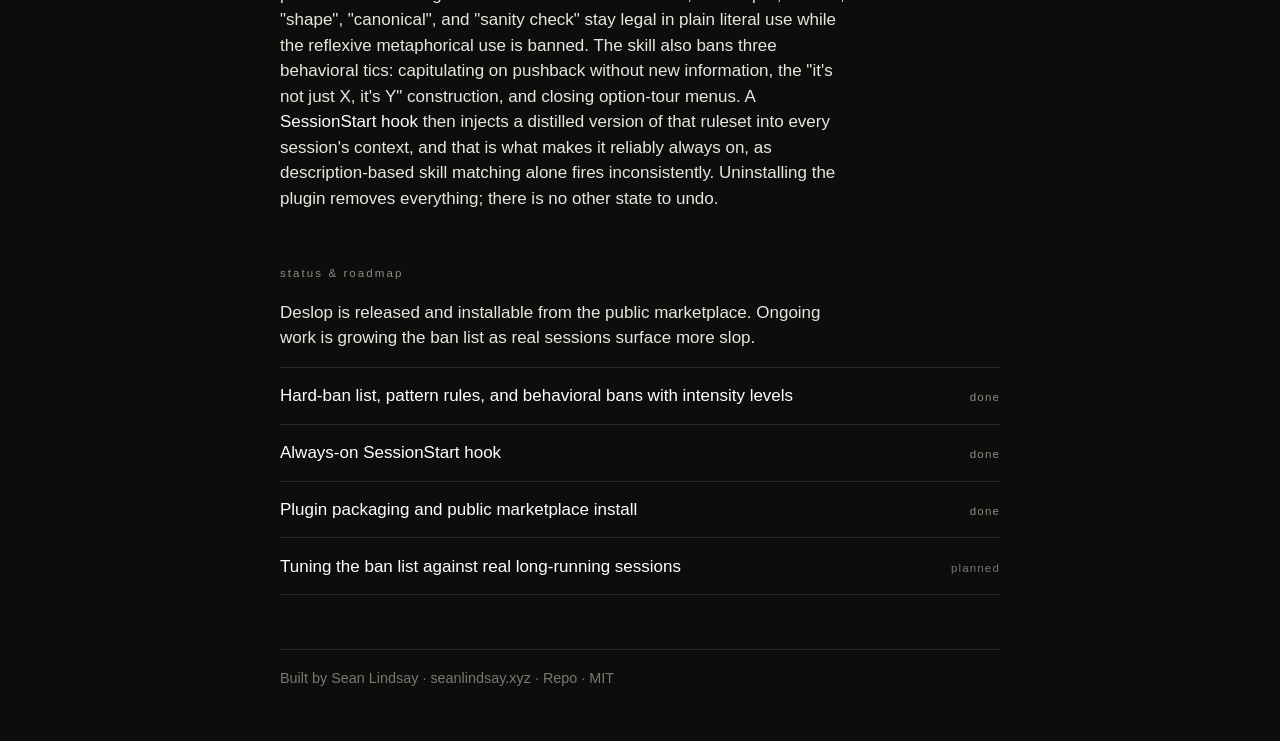
<file: deslop/index.html>
<!doctype html>
<html lang="en">
<head>
<meta charset="utf-8" />
<meta name="viewport" content="width=device-width, initial-scale=1" />
<title>deslop — remove Claude-isms from model output · Sean Lindsay</title>
<meta name="description" content="A Claude Code plugin that removes the stock phrases, verbal tics, and behavioral reflexes of AI-generated prose while keeping the substance intact." />
<style>
  :root {
    --bg: #0d0d0c;
    --text: #e8e6e1;
    --muted: #7a7873;
    --hair: #2a2926;
    --bright: #ffffff;
    --accent: #8a8f86; /* single muted control — never add a second accent */
    --space: clamp(2.25rem, 6vh, 4.5rem);
  }
  * { box-sizing: border-box; }
  html { -webkit-text-size-adjust: 100%; }
  body {
    margin: 0;
    background: var(--bg);
    color: var(--text);
    font-family: "Helvetica Neue", Helvetica, Arial, sans-serif;
    font-size: 17px;
    line-height: 1.5;
    -webkit-font-smoothing: antialiased;
    padding: var(--space) clamp(2rem, 8vw, 7rem);
  }
  main { width: 100%; max-width: 720px; margin: 0 auto; }

  /* Entrance: whole page rises once, skipped under reduced-motion. Garnish, never a gate. */
  .fade { opacity: 0; transform: translateY(6px); animation: rise .5s ease forwards; }
  @keyframes rise { to { opacity: 1; transform: none; } }
  @media (prefers-reduced-motion: reduce) { .fade { opacity: 1; transform: none; animation: none; } }

  .back { display: inline-block; color: var(--muted); text-decoration: none; font-size: .82rem; letter-spacing: .04em; margin-bottom: var(--space); transition: color .15s ease; }
  .back:hover, .back:focus-visible { color: var(--bright); }
  .back:focus-visible { outline: 2px solid var(--accent); outline-offset: 3px; }
  .back .arrow { color: var(--accent); }

  .name { font-size: clamp(2rem, 6vw, 2.75rem); font-weight: 500; letter-spacing: -0.02em; color: var(--bright); margin: 0; }
  .ident { color: var(--muted); margin: .5rem 0 0; font-size: 1rem; }
  .lede { margin: 1.1rem 0 0; max-width: 52ch; color: var(--text); font-size: 1.02rem; }
  .status-line { margin: 1.1rem 0 0; font-size: .82rem; letter-spacing: .04em; color: var(--muted); }
  .status-line .status { color: var(--accent); }

  section { margin-top: var(--space); }
  .label { font-size: .72rem; text-transform: lowercase; letter-spacing: .18em; color: var(--accent); margin: 0 0 1.1rem; font-weight: 500; } /* lowercase matches the live site's label grammar */

  p { margin: 0 0 1rem; max-width: 60ch; }
  p:last-child { margin-bottom: 0; }
  a.inline { color: var(--text); text-decoration: none; border-bottom: 1px solid var(--hair); transition: border-color .15s ease, color .15s ease; }
  a.inline:hover, a.inline:focus-visible { color: var(--bright); border-color: var(--accent); }
  a.inline:focus-visible { outline: 2px solid var(--accent); outline-offset: 3px; }
  strong { color: var(--bright); font-weight: 500; }

  /* Rows — the portfolio's list grammar, reused for config keys / steps / roadmap. NOT cards. */
  .rows { margin: 0; padding: 0; list-style: none; }
  .rows li { display: flex; align-items: baseline; gap: 1rem; padding: .95rem 0; border-top: 1px solid var(--hair); }
  .rows li:last-child { border-bottom: 1px solid var(--hair); }
  .rows .main { flex: 1; min-width: 0; }
  .rows .title { color: var(--bright); font-weight: 400; }
  .rows .desc { color: var(--muted); font-size: .95rem; margin-top: .15rem; display: block; }
  .rows .meta { color: var(--muted); font-size: .72rem; letter-spacing: .1em; text-transform: lowercase; white-space: nowrap; padding-top: .1rem; }
  .rows .meta.done { color: var(--accent); }

  code { font-family: "SF Mono", ui-monospace, Menlo, Consolas, monospace; font-size: .86em; color: var(--text); }
  pre { margin: 0 0 1rem; padding: 1.1rem 1.25rem; border: 1px solid var(--hair); overflow-x: auto; background: transparent; } /* hairline rule, no radius, transparent — the one sanctioned box */
  pre code { font-size: .82rem; line-height: 1.7; color: var(--text); }
  pre .c { color: var(--muted); }

  footer { margin-top: var(--space); padding-top: 1.1rem; border-top: 1px solid var(--hair); color: var(--muted); font-size: .9rem; }
  footer a { color: var(--muted); text-decoration: none; transition: color .15s ease; }
  footer a:hover, footer a:focus-visible { color: var(--bright); }
</style>
</head>
<body>
<main class="fade">
  <a class="back" href="https://seanlindsay.xyz"><span class="arrow" aria-hidden="true">←</span> Sean Lindsay</a>

  <header>
    <h1 class="name">deslop</h1>
    <p class="ident">Claude Code plugin · skill + session-start hook</p>
    <p class="lede">Removes Claude-isms, the stock phrases, verbal tics, and behavioral reflexes that make prose read as AI-generated. It bans the phrasing, never the substance, so real corrections, real tradeoffs, and honest uncertainty always survive.</p>
    <p class="status-line">v0.1.0 · MIT · <span class="status">released, installable from the public marketplace</span></p>
  </header>

  <section aria-labelledby="why-label">
    <h2 class="label" id="why-label">Why it exists</h2>
    <p>I made deslop as the companion to <a class="inline" href="https://seanlindsay.xyz/shush">shush</a>, because I noticed that verbosity and voice are two separate problems that need two separate fixes. Shush governs how much a model says, but even a short response can still sound unmistakably like an AI wrote it, full of phrases like "sit with it" and "load-bearing", theatrical concessions the moment you push back, and invented quoted labels for ordinary ideas. Deslop <strong>bans the phrasing while keeping the substance</strong>, which means the model still corrects you when you are wrong and still names the real caveat, just without the performance around it.</p>
  </section>

  <section aria-labelledby="start-label">
    <h2 class="label" id="start-label">Quick start</h2>
    <pre><code><span class="c"># inside Claude Code</span>
/plugin marketplace add SeanL128/deslop
/plugin install deslop@deslop</code></pre>
    <p>A session-start hook keeps deslop active in every session automatically, with no CLAUDE.md edits needed. Turn it off with <code>stop deslop</code>.</p>
  </section>

  <section aria-labelledby="config-label">
    <h2 class="label" id="config-label">Configuration</h2>
    <ul class="rows">
      <li>
        <span class="main"><span class="title"><code>/deslop lite</code></span><span class="desc">Hard-banned phrases and the capitulation reflex only; pattern rules relaxed.</span></span>
        <span class="meta">level</span>
      </li>
      <li>
        <span class="main"><span class="title"><code>/deslop full</code></span><span class="desc">Phrase bans, pattern rules, and behavioral bans all enforced. Default.</span></span>
        <span class="meta">level</span>
      </li>
      <li>
        <span class="main"><span class="title"><code>/deslop ultra</code></span><span class="desc">Full, plus zero tolerance on borderline metaphor; the plain literal sentence always wins.</span></span>
        <span class="meta">level</span>
      </li>
      <li>
        <span class="main"><span class="title"><code>stop deslop</code></span><span class="desc">Reverts to normal output until re-enabled.</span></span>
        <span class="meta">off switch</span>
      </li>
    </ul>
  </section>

  <section aria-labelledby="how-label">
    <h2 class="label" id="how-label">How it works</h2>
    <p>There are two pieces, and neither one modifies any file on your machine beyond the plugin's own install directory. A <strong>skill</strong> carries the full ruleset in two species: hard-banned phrases that are dead on arrival in any form ("sit with it", "load-bearing", "footgun", superlative flattery, coined quoted labels), and pattern rules that target the reflex rather than the word, so "scope", "seam", "shape", "canonical", and "sanity check" stay legal in plain literal use while the reflexive metaphorical use is banned. The skill also bans three behavioral tics: capitulating on pushback without new information, the "it's not just X, it's Y" construction, and closing option-tour menus. A <strong>SessionStart hook</strong> then injects a distilled version of that ruleset into every session's context, and that is what makes it reliably always on, as description-based skill matching alone fires inconsistently. Uninstalling the plugin removes everything; there is no other state to undo.</p>
  </section>

  <section aria-labelledby="status-label">
    <h2 class="label" id="status-label">Status &amp; roadmap</h2>
    <p>Deslop is released and installable from the public marketplace. Ongoing work is growing the ban list as real sessions surface more slop.</p>
    <ul class="rows">
      <li><span class="main"><span class="title">Hard-ban list, pattern rules, and behavioral bans with intensity levels</span></span><span class="meta done">Done</span></li>
      <li><span class="main"><span class="title">Always-on SessionStart hook</span></span><span class="meta done">Done</span></li>
      <li><span class="main"><span class="title">Plugin packaging and public marketplace install</span></span><span class="meta done">Done</span></li>
      <li><span class="main"><span class="title">Tuning the ban list against real long-running sessions</span></span><span class="meta">Planned</span></li>
    </ul>
  </section>

  <footer>
    Built by Sean Lindsay · <a href="https://seanlindsay.xyz">seanlindsay.xyz</a> · <a href="https://github.com/SeanL128/deslop">Repo</a> · MIT
  </footer>
</main>
</body>
</html>
</file>
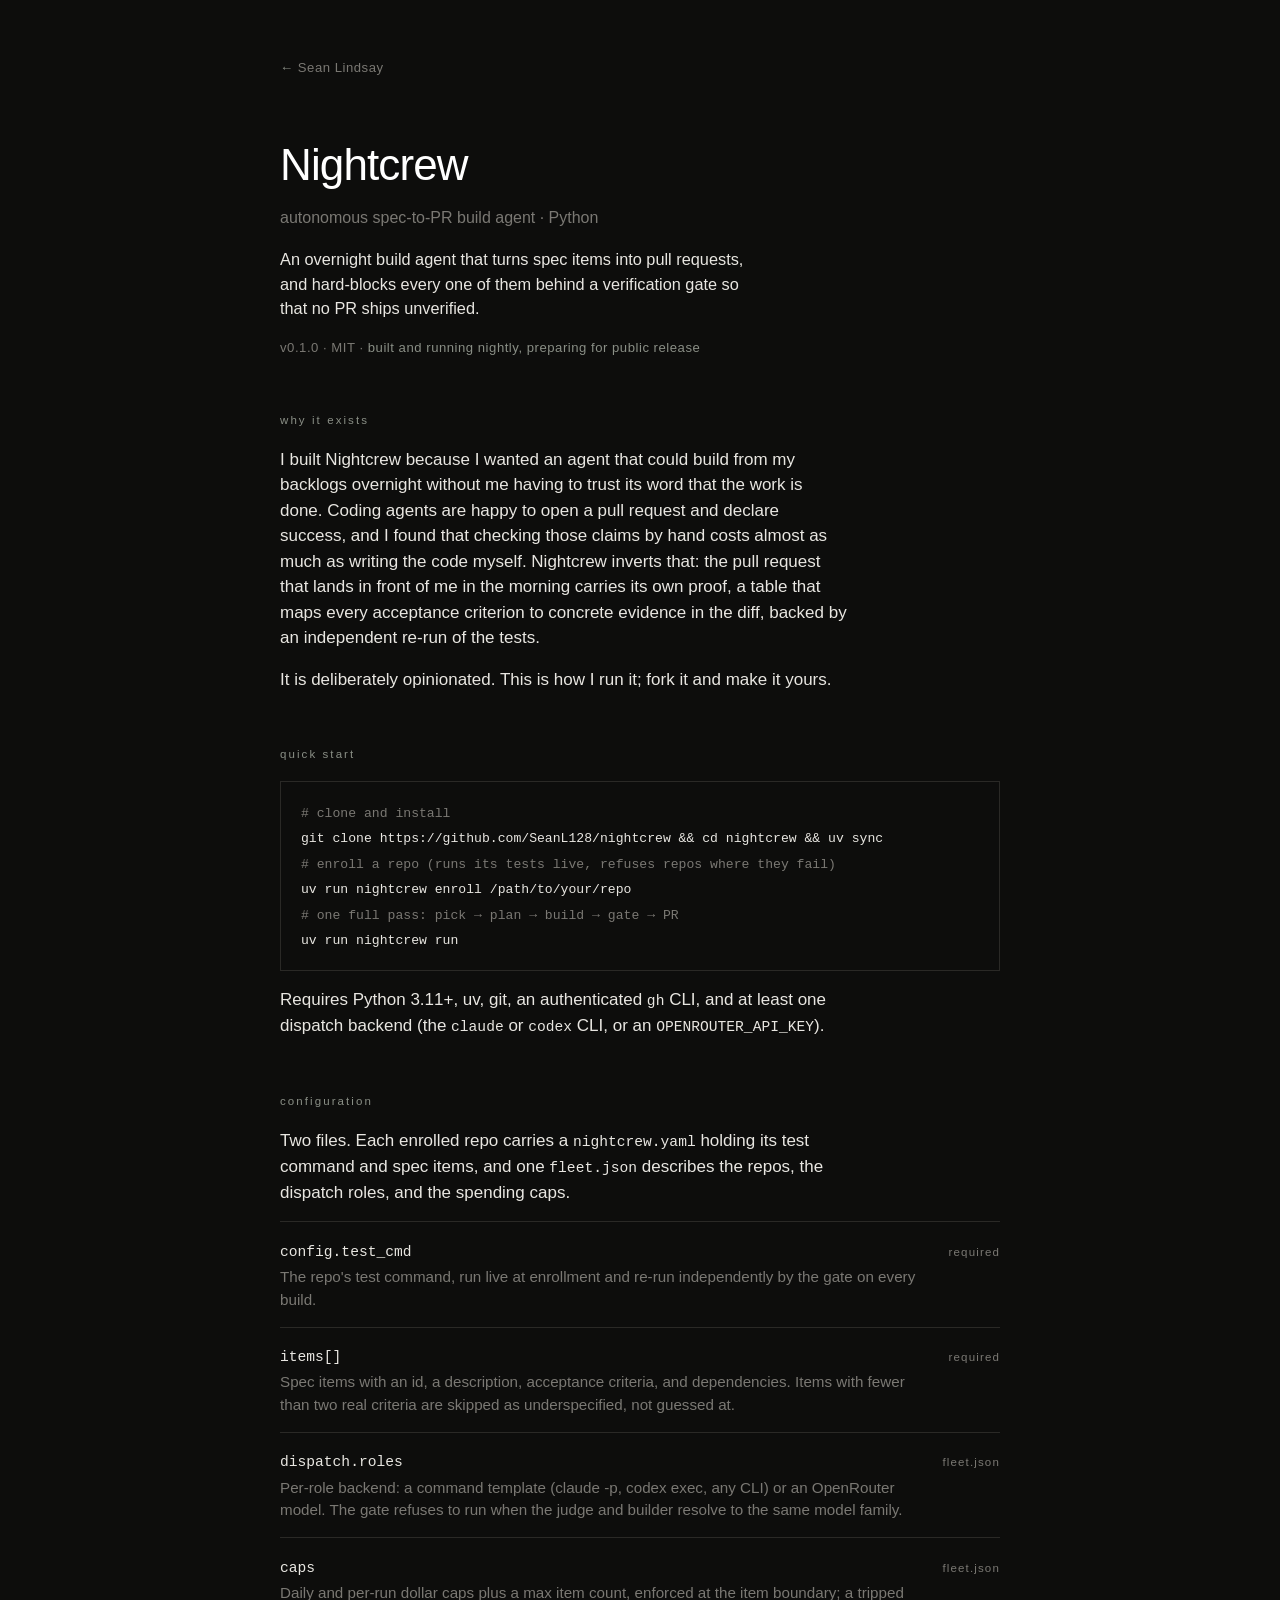
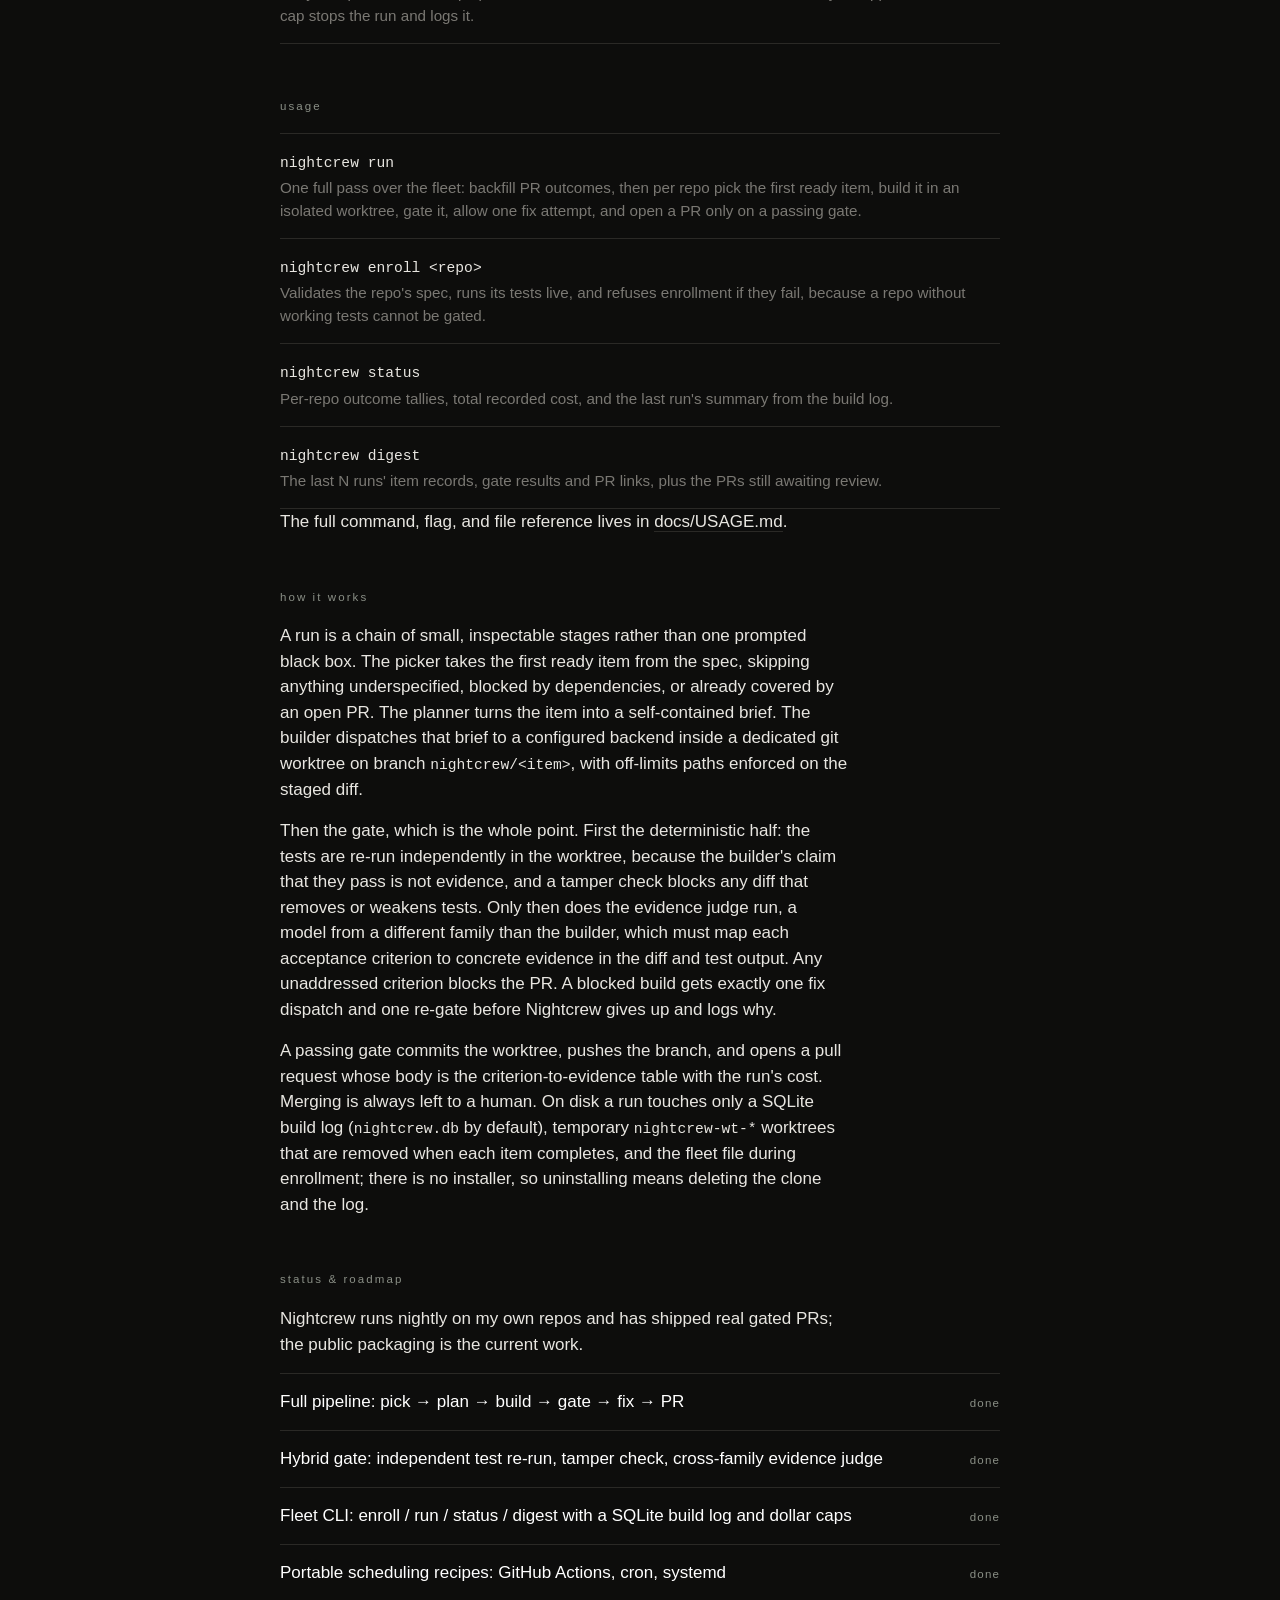
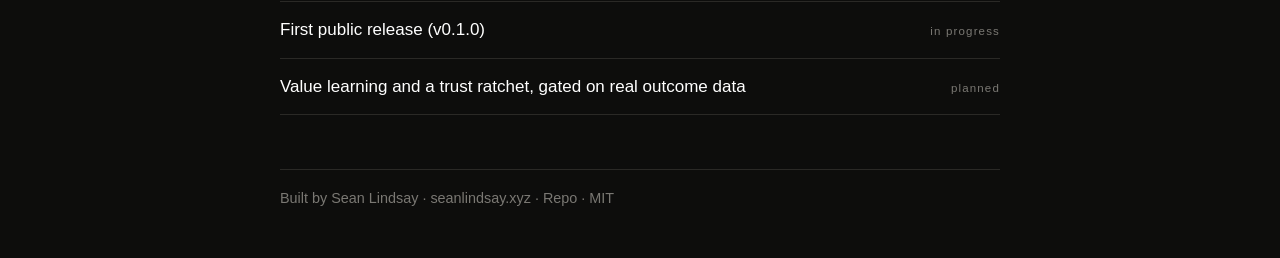
<file: nightcrew/index.html>
<!doctype html>
<html lang="en">
<head>
<meta charset="utf-8" />
<meta name="viewport" content="width=device-width, initial-scale=1" />
<title>Nightcrew — a spec-to-PR build agent where no PR ships unverified · Sean Lindsay</title>
<meta name="description" content="An autonomous overnight build agent that hard-blocks every pull request behind a verification gate: an independent test re-run, a tamper check, and a cross-family evidence judge." />
<style>
  :root {
    --bg: #0d0d0c;
    --text: #e8e6e1;
    --muted: #7a7873;
    --hair: #2a2926;
    --bright: #ffffff;
    --accent: #8a8f86; /* single muted control — never add a second accent */
    --space: clamp(2.25rem, 6vh, 4.5rem);
  }
  * { box-sizing: border-box; }
  html { -webkit-text-size-adjust: 100%; }
  body {
    margin: 0;
    background: var(--bg);
    color: var(--text);
    font-family: "Helvetica Neue", Helvetica, Arial, sans-serif;
    font-size: 17px;
    line-height: 1.5;
    -webkit-font-smoothing: antialiased;
    padding: var(--space) clamp(2rem, 8vw, 7rem);
  }
  main { width: 100%; max-width: 720px; margin: 0 auto; }

  .fade { opacity: 0; transform: translateY(6px); animation: rise .5s ease forwards; }
  @keyframes rise { to { opacity: 1; transform: none; } }
  @media (prefers-reduced-motion: reduce) { .fade { opacity: 1; transform: none; animation: none; } }

  .back { display: inline-block; color: var(--muted); text-decoration: none; font-size: .82rem; letter-spacing: .04em; margin-bottom: var(--space); transition: color .15s ease; }
  .back:hover, .back:focus-visible { color: var(--bright); }
  .back:focus-visible { outline: 2px solid var(--accent); outline-offset: 3px; }
  .back .arrow { color: var(--accent); }

  .name { font-size: clamp(2rem, 6vw, 2.75rem); font-weight: 500; letter-spacing: -0.02em; color: var(--bright); margin: 0; }
  .ident { color: var(--muted); margin: .5rem 0 0; font-size: 1rem; }
  .lede { margin: 1.1rem 0 0; max-width: 52ch; color: var(--text); font-size: 1.02rem; }
  .status-line { margin: 1.1rem 0 0; font-size: .82rem; letter-spacing: .04em; color: var(--muted); }
  .status-line .status { color: var(--accent); }

  section { margin-top: var(--space); }
  .label { font-size: .72rem; text-transform: lowercase; letter-spacing: .18em; color: var(--accent); margin: 0 0 1.1rem; font-weight: 500; }

  p { margin: 0 0 1rem; max-width: 60ch; }
  p:last-child { margin-bottom: 0; }
  a.inline { color: var(--text); text-decoration: none; border-bottom: 1px solid var(--hair); transition: border-color .15s ease, color .15s ease; }
  a.inline:hover, a.inline:focus-visible { color: var(--bright); border-color: var(--accent); }
  a.inline:focus-visible { outline: 2px solid var(--accent); outline-offset: 3px; }
  strong { color: var(--bright); font-weight: 500; }

  .rows { margin: 0; padding: 0; list-style: none; }
  .rows li { display: flex; align-items: baseline; gap: 1rem; padding: .95rem 0; border-top: 1px solid var(--hair); }
  .rows li:last-child { border-bottom: 1px solid var(--hair); }
  .rows .main { flex: 1; min-width: 0; }
  .rows .title { color: var(--bright); font-weight: 400; }
  .rows .desc { color: var(--muted); font-size: .95rem; margin-top: .15rem; display: block; }
  .rows .meta { color: var(--muted); font-size: .72rem; letter-spacing: .1em; text-transform: lowercase; white-space: nowrap; padding-top: .1rem; }
  .rows .meta.done { color: var(--accent); }

  code { font-family: "SF Mono", ui-monospace, Menlo, Consolas, monospace; font-size: .86em; color: var(--text); }
  pre { margin: 0 0 1rem; padding: 1.1rem 1.25rem; border: 1px solid var(--hair); overflow-x: auto; background: transparent; }
  pre code { font-size: .82rem; line-height: 1.7; color: var(--text); }
  pre .c { color: var(--muted); }

  footer { margin-top: var(--space); padding-top: 1.1rem; border-top: 1px solid var(--hair); color: var(--muted); font-size: .9rem; }
  footer a { color: var(--muted); text-decoration: none; transition: color .15s ease; }
  footer a:hover, footer a:focus-visible { color: var(--bright); }
</style>
</head>
<body>
<main class="fade">
  <a class="back" href="https://seanlindsay.xyz"><span class="arrow" aria-hidden="true">←</span> Sean Lindsay</a>

  <header>
    <h1 class="name">Nightcrew</h1>
    <p class="ident">autonomous spec-to-PR build agent · Python</p>
    <p class="lede">An overnight build agent that turns spec items into pull requests, and hard-blocks every one of them behind a verification gate so that no PR ships unverified.</p>
    <p class="status-line">v0.1.0 · MIT · <span class="status">built and running nightly, preparing for public release</span></p>
  </header>

  <section aria-labelledby="why-label">
    <h2 class="label" id="why-label">Why it exists</h2>
    <p>I built Nightcrew because I wanted an agent that could build from my backlogs overnight without me having to trust its word that the work is done. Coding agents are happy to open a pull request and declare success, and I found that checking those claims by hand costs almost as much as writing the code myself. Nightcrew inverts that: the pull request that lands in front of me in the morning carries its own proof, a table that maps every acceptance criterion to concrete evidence in the diff, backed by an independent re-run of the tests.</p>
    <p>It is deliberately opinionated. This is how I run it; fork it and make it yours.</p>
  </section>

  <section aria-labelledby="start-label">
    <h2 class="label" id="start-label">Quick start</h2>
    <pre><code><span class="c"># clone and install</span>
git clone https://github.com/SeanL128/nightcrew && cd nightcrew && uv sync
<span class="c"># enroll a repo (runs its tests live, refuses repos where they fail)</span>
uv run nightcrew enroll /path/to/your/repo
<span class="c"># one full pass: pick → plan → build → gate → PR</span>
uv run nightcrew run</code></pre>
    <p>Requires Python 3.11+, uv, git, an authenticated <code>gh</code> CLI, and at least one dispatch backend (the <code>claude</code> or <code>codex</code> CLI, or an <code>OPENROUTER_API_KEY</code>).</p>
  </section>

  <section aria-labelledby="config-label">
    <h2 class="label" id="config-label">Configuration</h2>
    <p>Two files. Each enrolled repo carries a <code>nightcrew.yaml</code> holding its test command and spec items, and one <code>fleet.json</code> describes the repos, the dispatch roles, and the spending caps.</p>
    <ul class="rows">
      <li>
        <span class="main">
          <span class="title"><code>config.test_cmd</code></span>
          <span class="desc">The repo's test command, run live at enrollment and re-run independently by the gate on every build.</span>
        </span>
        <span class="meta">required</span>
      </li>
      <li>
        <span class="main">
          <span class="title"><code>items[]</code></span>
          <span class="desc">Spec items with an id, a description, acceptance criteria, and dependencies. Items with fewer than two real criteria are skipped as underspecified, not guessed at.</span>
        </span>
        <span class="meta">required</span>
      </li>
      <li>
        <span class="main">
          <span class="title"><code>dispatch.roles</code></span>
          <span class="desc">Per-role backend: a command template (claude -p, codex exec, any CLI) or an OpenRouter model. The gate refuses to run when the judge and builder resolve to the same model family.</span>
        </span>
        <span class="meta">fleet.json</span>
      </li>
      <li>
        <span class="main">
          <span class="title"><code>caps</code></span>
          <span class="desc">Daily and per-run dollar caps plus a max item count, enforced at the item boundary; a tripped cap stops the run and logs it.</span>
        </span>
        <span class="meta">fleet.json</span>
      </li>
    </ul>
  </section>

  <section aria-labelledby="usage-label">
    <h2 class="label" id="usage-label">Usage</h2>
    <ul class="rows">
      <li>
        <span class="main">
          <span class="title"><code>nightcrew run</code></span>
          <span class="desc">One full pass over the fleet: backfill PR outcomes, then per repo pick the first ready item, build it in an isolated worktree, gate it, allow one fix attempt, and open a PR only on a passing gate.</span>
        </span>
      </li>
      <li>
        <span class="main">
          <span class="title"><code>nightcrew enroll &lt;repo&gt;</code></span>
          <span class="desc">Validates the repo's spec, runs its tests live, and refuses enrollment if they fail, because a repo without working tests cannot be gated.</span>
        </span>
      </li>
      <li>
        <span class="main">
          <span class="title"><code>nightcrew status</code></span>
          <span class="desc">Per-repo outcome tallies, total recorded cost, and the last run's summary from the build log.</span>
        </span>
      </li>
      <li>
        <span class="main">
          <span class="title"><code>nightcrew digest</code></span>
          <span class="desc">The last N runs' item records, gate results and PR links, plus the PRs still awaiting review.</span>
        </span>
      </li>
    </ul>
    <p>The full command, flag, and file reference lives in <a class="inline" href="https://github.com/SeanL128/nightcrew/blob/main/docs/USAGE.md">docs/USAGE.md</a>.</p>
  </section>

  <section aria-labelledby="how-label">
    <h2 class="label" id="how-label">How it works</h2>
    <p>A run is a chain of small, inspectable stages rather than one prompted black box. The picker takes the first ready item from the spec, skipping anything underspecified, blocked by dependencies, or already covered by an open PR. The planner turns the item into a self-contained brief. The builder dispatches that brief to a configured backend inside a dedicated git worktree on branch <code>nightcrew/&lt;item&gt;</code>, with off-limits paths enforced on the staged diff.</p>
    <p>Then the gate, which is the whole point. First the deterministic half: the tests are re-run independently in the worktree, because the builder's claim that they pass is not evidence, and a tamper check blocks any diff that removes or weakens tests. Only then does the evidence judge run, a model from a different family than the builder, which must map each acceptance criterion to concrete evidence in the diff and test output. Any unaddressed criterion blocks the PR. A blocked build gets exactly one fix dispatch and one re-gate before Nightcrew gives up and logs why.</p>
    <p>A passing gate commits the worktree, pushes the branch, and opens a pull request whose body is the criterion-to-evidence table with the run's cost. Merging is always left to a human. On disk a run touches only a SQLite build log (<code>nightcrew.db</code> by default), temporary <code>nightcrew-wt-*</code> worktrees that are removed when each item completes, and the fleet file during enrollment; there is no installer, so uninstalling means deleting the clone and the log.</p>
  </section>

  <section aria-labelledby="status-label">
    <h2 class="label" id="status-label">Status &amp; roadmap</h2>
    <p>Nightcrew runs nightly on my own repos and has shipped real gated PRs; the public packaging is the current work.</p>
    <ul class="rows">
      <li><span class="main"><span class="title">Full pipeline: pick → plan → build → gate → fix → PR</span></span><span class="meta done">Done</span></li>
      <li><span class="main"><span class="title">Hybrid gate: independent test re-run, tamper check, cross-family evidence judge</span></span><span class="meta done">Done</span></li>
      <li><span class="main"><span class="title">Fleet CLI: enroll / run / status / digest with a SQLite build log and dollar caps</span></span><span class="meta done">Done</span></li>
      <li><span class="main"><span class="title">Portable scheduling recipes: GitHub Actions, cron, systemd</span></span><span class="meta done">Done</span></li>
      <li><span class="main"><span class="title">First public release (v0.1.0)</span></span><span class="meta">In progress</span></li>
      <li><span class="main"><span class="title">Value learning and a trust ratchet, gated on real outcome data</span></span><span class="meta">Planned</span></li>
    </ul>
  </section>

  <footer>
    Built by Sean Lindsay · <a href="https://seanlindsay.xyz">seanlindsay.xyz</a> · <a href="https://github.com/SeanL128/nightcrew">Repo</a> · MIT
  </footer>
</main>
</body>
</html>
</file>
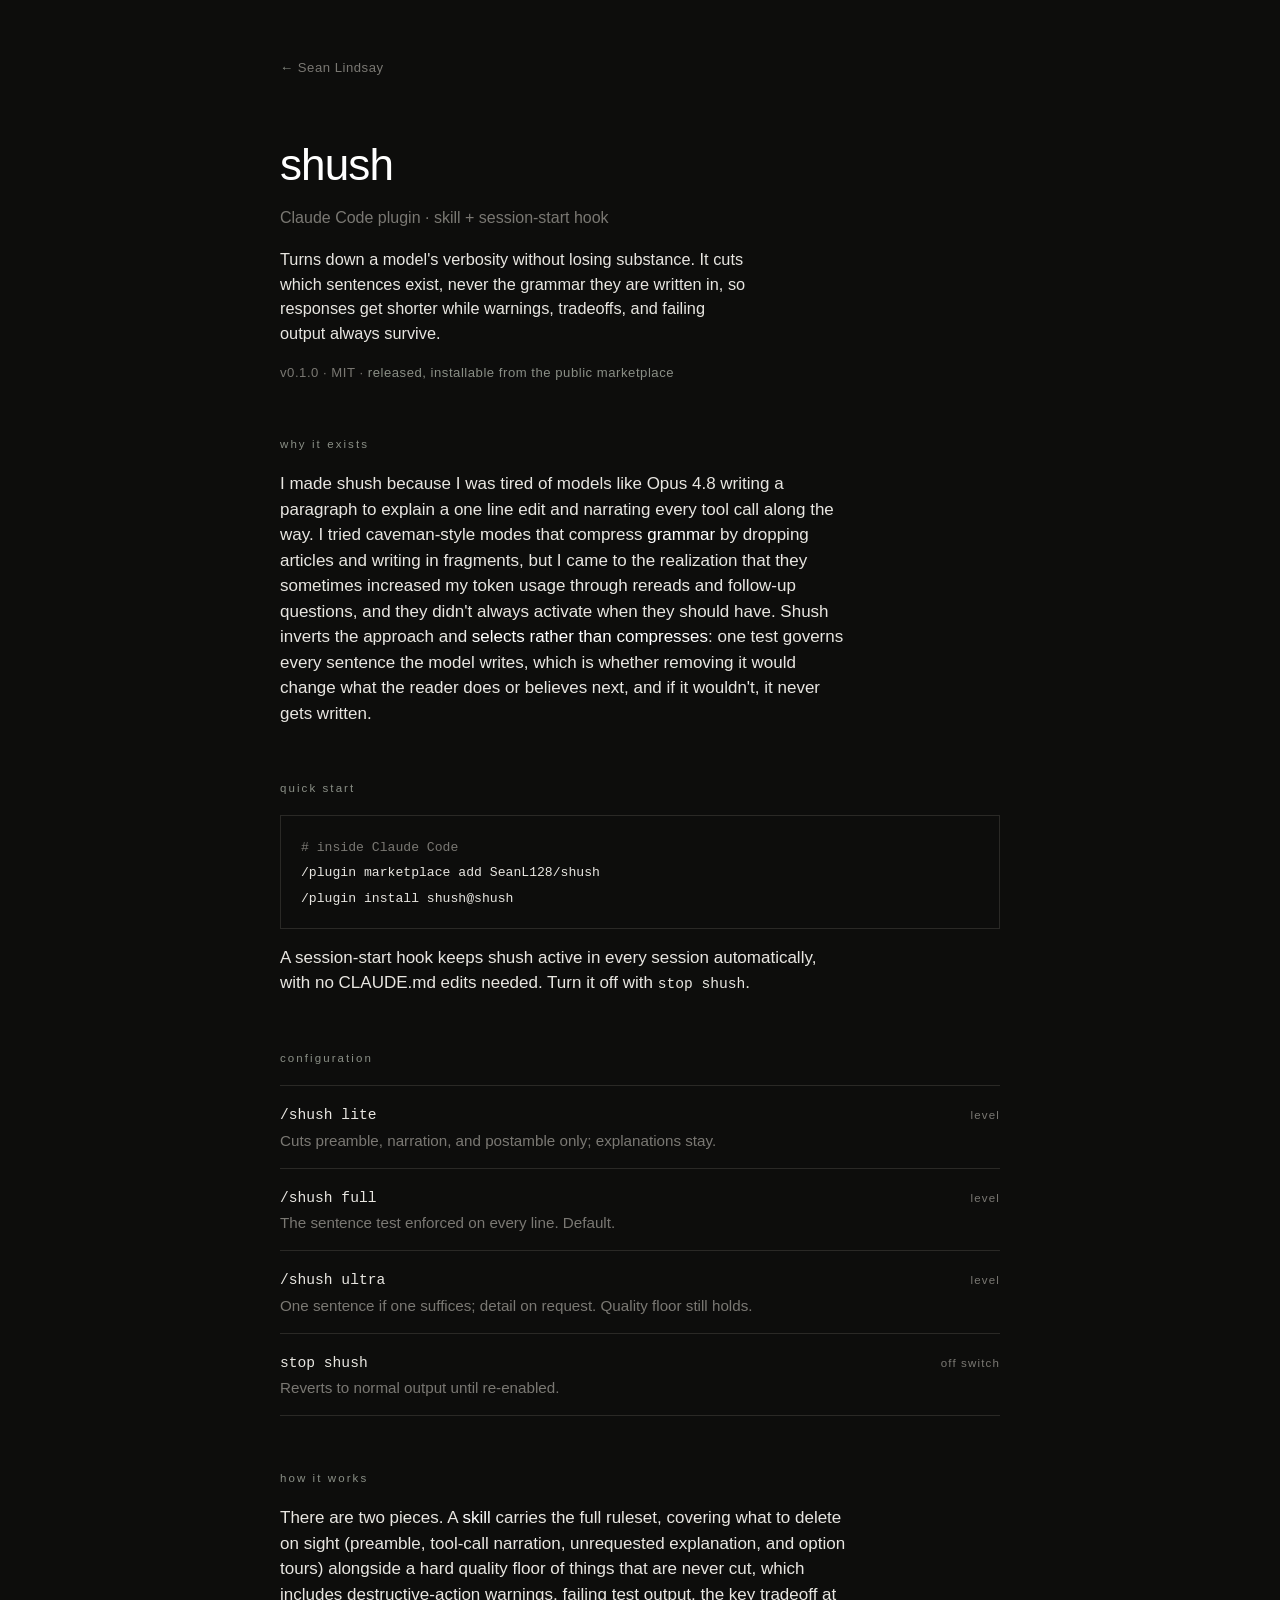
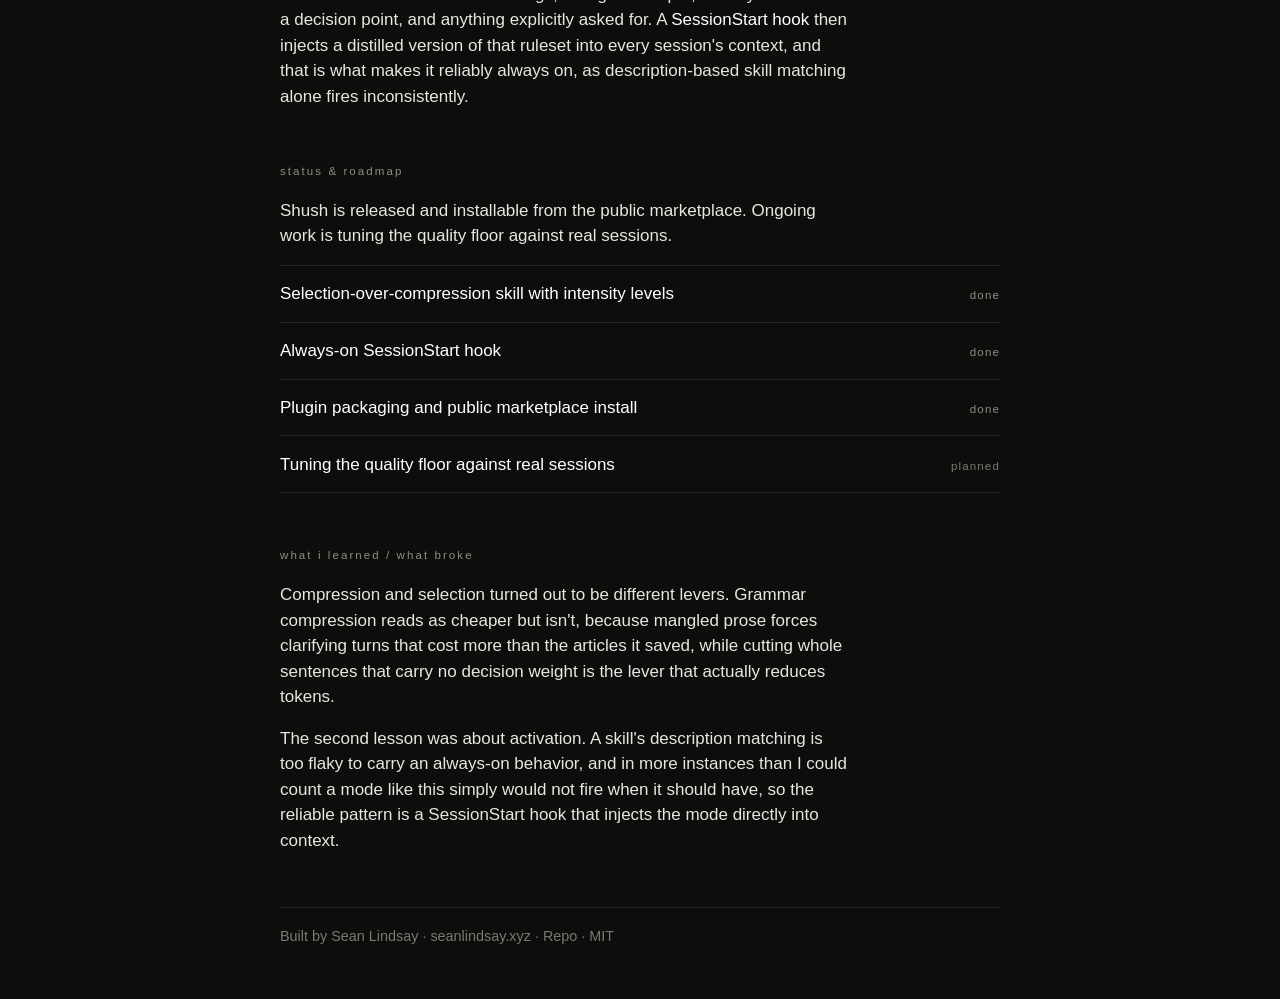
<file: shush/index.html>
<!doctype html>
<html lang="en">
<head>
<meta charset="utf-8" />
<meta name="viewport" content="width=device-width, initial-scale=1" />
<title>shush — turn down model verbosity without losing substance · Sean Lindsay</title>
<meta name="description" content="A Claude Code plugin that cuts model over-explanation by selecting which sentences exist, never compressing grammar." />
<style>
  :root {
    --bg: #0d0d0c;
    --text: #e8e6e1;
    --muted: #7a7873;
    --hair: #2a2926;
    --bright: #ffffff;
    --accent: #8a8f86; /* single muted control — never add a second accent */
    --space: clamp(2.25rem, 6vh, 4.5rem);
  }
  * { box-sizing: border-box; }
  html { -webkit-text-size-adjust: 100%; }
  body {
    margin: 0;
    background: var(--bg);
    color: var(--text);
    font-family: "Helvetica Neue", Helvetica, Arial, sans-serif;
    font-size: 17px;
    line-height: 1.5;
    -webkit-font-smoothing: antialiased;
    padding: var(--space) clamp(2rem, 8vw, 7rem);
  }
  main { width: 100%; max-width: 720px; margin: 0 auto; }

  /* Entrance: whole page rises once, skipped under reduced-motion. Garnish, never a gate. */
  .fade { opacity: 0; transform: translateY(6px); animation: rise .5s ease forwards; }
  @keyframes rise { to { opacity: 1; transform: none; } }
  @media (prefers-reduced-motion: reduce) { .fade { opacity: 1; transform: none; animation: none; } }

  .back { display: inline-block; color: var(--muted); text-decoration: none; font-size: .82rem; letter-spacing: .04em; margin-bottom: var(--space); transition: color .15s ease; }
  .back:hover, .back:focus-visible { color: var(--bright); }
  .back:focus-visible { outline: 2px solid var(--accent); outline-offset: 3px; }
  .back .arrow { color: var(--accent); }

  .name { font-size: clamp(2rem, 6vw, 2.75rem); font-weight: 500; letter-spacing: -0.02em; color: var(--bright); margin: 0; }
  .ident { color: var(--muted); margin: .5rem 0 0; font-size: 1rem; }
  .lede { margin: 1.1rem 0 0; max-width: 52ch; color: var(--text); font-size: 1.02rem; }
  .status-line { margin: 1.1rem 0 0; font-size: .82rem; letter-spacing: .04em; color: var(--muted); }
  .status-line .status { color: var(--accent); }

  section { margin-top: var(--space); }
  .label { font-size: .72rem; text-transform: lowercase; letter-spacing: .18em; color: var(--accent); margin: 0 0 1.1rem; font-weight: 500; } /* lowercase matches the live site's label grammar */

  p { margin: 0 0 1rem; max-width: 60ch; }
  p:last-child { margin-bottom: 0; }
  a.inline { color: var(--text); text-decoration: none; border-bottom: 1px solid var(--hair); transition: border-color .15s ease, color .15s ease; }
  a.inline:hover, a.inline:focus-visible { color: var(--bright); border-color: var(--accent); }
  a.inline:focus-visible { outline: 2px solid var(--accent); outline-offset: 3px; }
  strong { color: var(--bright); font-weight: 500; }

  /* Rows — the portfolio's list grammar, reused for config keys / steps / roadmap. NOT cards. */
  .rows { margin: 0; padding: 0; list-style: none; }
  .rows li { display: flex; align-items: baseline; gap: 1rem; padding: .95rem 0; border-top: 1px solid var(--hair); }
  .rows li:last-child { border-bottom: 1px solid var(--hair); }
  .rows .main { flex: 1; min-width: 0; }
  .rows .title { color: var(--bright); font-weight: 400; }
  .rows .desc { color: var(--muted); font-size: .95rem; margin-top: .15rem; display: block; }
  .rows .meta { color: var(--muted); font-size: .72rem; letter-spacing: .1em; text-transform: lowercase; white-space: nowrap; padding-top: .1rem; }
  .rows .meta.done { color: var(--accent); }

  code { font-family: "SF Mono", ui-monospace, Menlo, Consolas, monospace; font-size: .86em; color: var(--text); }
  pre { margin: 0 0 1rem; padding: 1.1rem 1.25rem; border: 1px solid var(--hair); overflow-x: auto; background: transparent; } /* hairline rule, no radius, transparent — the one sanctioned box */
  pre code { font-size: .82rem; line-height: 1.7; color: var(--text); }
  pre .c { color: var(--muted); }

  footer { margin-top: var(--space); padding-top: 1.1rem; border-top: 1px solid var(--hair); color: var(--muted); font-size: .9rem; }
  footer a { color: var(--muted); text-decoration: none; transition: color .15s ease; }
  footer a:hover, footer a:focus-visible { color: var(--bright); }
</style>
</head>
<body>
<main class="fade">
  <a class="back" href="https://seanlindsay.xyz"><span class="arrow" aria-hidden="true">←</span> Sean Lindsay</a>

  <header>
    <h1 class="name">shush</h1>
    <p class="ident">Claude Code plugin · skill + session-start hook</p>
    <p class="lede">Turns down a model's verbosity without losing substance. It cuts which sentences exist, never the grammar they are written in, so responses get shorter while warnings, tradeoffs, and failing output always survive.</p>
    <p class="status-line">v0.1.0 · MIT · <span class="status">released, installable from the public marketplace</span></p>
  </header>

  <section aria-labelledby="why-label">
    <h2 class="label" id="why-label">Why it exists</h2>
    <p>I made shush because I was tired of models like Opus 4.8 writing a paragraph to explain a one line edit and narrating every tool call along the way. I tried caveman-style modes that compress <strong>grammar</strong> by dropping articles and writing in fragments, but I came to the realization that they sometimes increased my token usage through rereads and follow-up questions, and they didn't always activate when they should have. Shush inverts the approach and <strong>selects rather than compresses</strong>: one test governs every sentence the model writes, which is whether removing it would change what the reader does or believes next, and if it wouldn't, it never gets written.</p>
  </section>

  <section aria-labelledby="start-label">
    <h2 class="label" id="start-label">Quick start</h2>
    <pre><code><span class="c"># inside Claude Code</span>
/plugin marketplace add SeanL128/shush
/plugin install shush@shush</code></pre>
    <p>A session-start hook keeps shush active in every session automatically, with no CLAUDE.md edits needed. Turn it off with <code>stop shush</code>.</p>
  </section>

  <section aria-labelledby="config-label">
    <h2 class="label" id="config-label">Configuration</h2>
    <ul class="rows">
      <li>
        <span class="main"><span class="title"><code>/shush lite</code></span><span class="desc">Cuts preamble, narration, and postamble only; explanations stay.</span></span>
        <span class="meta">level</span>
      </li>
      <li>
        <span class="main"><span class="title"><code>/shush full</code></span><span class="desc">The sentence test enforced on every line. Default.</span></span>
        <span class="meta">level</span>
      </li>
      <li>
        <span class="main"><span class="title"><code>/shush ultra</code></span><span class="desc">One sentence if one suffices; detail on request. Quality floor still holds.</span></span>
        <span class="meta">level</span>
      </li>
      <li>
        <span class="main"><span class="title"><code>stop shush</code></span><span class="desc">Reverts to normal output until re-enabled.</span></span>
        <span class="meta">off switch</span>
      </li>
    </ul>
  </section>

  <section aria-labelledby="how-label">
    <h2 class="label" id="how-label">How it works</h2>
    <p>There are two pieces. A <strong>skill</strong> carries the full ruleset, covering what to delete on sight (preamble, tool-call narration, unrequested explanation, and option tours) alongside a hard quality floor of things that are never cut, which includes destructive-action warnings, failing test output, the key tradeoff at a decision point, and anything explicitly asked for. A <strong>SessionStart hook</strong> then injects a distilled version of that ruleset into every session's context, and that is what makes it reliably always on, as description-based skill matching alone fires inconsistently.</p>
  </section>

  <section aria-labelledby="status-label">
    <h2 class="label" id="status-label">Status &amp; roadmap</h2>
    <p>Shush is released and installable from the public marketplace. Ongoing work is tuning the quality floor against real sessions.</p>
    <ul class="rows">
      <li><span class="main"><span class="title">Selection-over-compression skill with intensity levels</span></span><span class="meta done">Done</span></li>
      <li><span class="main"><span class="title">Always-on SessionStart hook</span></span><span class="meta done">Done</span></li>
      <li><span class="main"><span class="title">Plugin packaging and public marketplace install</span></span><span class="meta done">Done</span></li>
      <li><span class="main"><span class="title">Tuning the quality floor against real sessions</span></span><span class="meta">Planned</span></li>
    </ul>
  </section>

  <section aria-labelledby="notes-label">
    <h2 class="label" id="notes-label">What I learned / what broke</h2>
    <p>Compression and selection turned out to be different levers. Grammar compression reads as cheaper but isn't, because mangled prose forces clarifying turns that cost more than the articles it saved, while cutting whole sentences that carry no decision weight is the lever that actually reduces tokens.</p>
    <p>The second lesson was about activation. A skill's description matching is too flaky to carry an always-on behavior, and in more instances than I could count a mode like this simply would not fire when it should have, so the reliable pattern is a SessionStart hook that injects the mode directly into context.</p>
  </section>

  <footer>
    Built by Sean Lindsay · <a href="https://seanlindsay.xyz">seanlindsay.xyz</a> · <a href="https://github.com/SeanL128/shush">Repo</a> · MIT
  </footer>
</main>
</body>
</html>
</file>
<file: styles.css>
:root {
  --bg: #0d0d0c;
  --text: #e8e6e1;
  --muted: #7a7873;
  --hair: #2a2926;
  --bright: #ffffff;
  --accent: #8a8f86; /* muted low-key gray-green; single control */
  --space: clamp(2.25rem, 6vh, 4.5rem);
}
* { box-sizing: border-box; }
html { -webkit-text-size-adjust: 100%; }
html { overflow-x: clip; } /* pieces tow in from offscreen; never show a horizontal scrollbar */
body {
  margin: 0;
  background: var(--bg);
  color: var(--text);
  font-family: "Helvetica Neue", Helvetica, Arial, sans-serif;
  font-size: 17px;
  line-height: 1.5;
  -webkit-font-smoothing: antialiased;
  min-height: 100vh;
  padding: var(--space) clamp(1.5rem, 7vw, 7rem);
  /* lowercase is a visual style only — the HTML keeps real casing for crawlers */
  text-transform: lowercase;
}
main {
  width: 100%;
  max-width: 1100px;
  margin: 0 auto;
  display: grid;
  grid-template-columns: minmax(260px, 360px) minmax(0, 1fr);
  gap: clamp(2.5rem, 6vw, 6rem);
  align-items: start;
}
.col-left { position: sticky; top: var(--space); }

/* Single column: kill the grid gap entirely and let every section carry the
   same --space margin — one consistent vertical rhythm, no doubled seams.
   (The first-child margin override lives at the end of this file so it wins
   the cascade over the desktop margin-top: 0 rule.) */
@media (max-width: 720px) {
  main { grid-template-columns: 1fr; gap: 0; }
  .col-left { position: static; }
}

/* Robot build-in entrance.
   Content is real HTML and fully visible without JS; the .building class
   (added synchronously by the tiny script in <head>, only when the animation
   will actually run) hides [data-build] parts until a robot "places" them. */
html.building [data-build] { opacity: 0; }
.bot {
  position: fixed;
  top: 0; left: 0;
  z-index: 10;
  width: 44px;
  height: 48px;
  pointer-events: none;
  will-change: transform;
  filter: drop-shadow(0 4px 10px rgba(0,0,0,.45));
}
.bot svg { animation: bob 1.4s ease-in-out infinite alternate; }
@keyframes bob {
  from { transform: translateY(-1.5px); }
  to   { transform: translateY(2px); }
}
.bot .flame {
  transform-box: fill-box;
  transform-origin: top center;
  animation: flick .14s infinite alternate ease-in-out;
}
@keyframes flick {
  from { transform: scaleY(1); opacity: .9; }
  to   { transform: scaleY(.55); opacity: .6; }
}
.bot .bub {
  position: absolute;
  top: -16px; right: -14px;
  width: 20px; height: 20px;
  border-radius: 50% 50% 50% 4px;
  background: var(--text);
  color: var(--bg);
  font: 700 13px/20px "Helvetica Neue", sans-serif;
  text-align: center;
  opacity: 0;
  transform: scale(.4);
  transition: opacity .18s ease, transform .18s cubic-bezier(.3,1.6,.5,1);
}
.bot.talk .bub { opacity: 1; transform: scale(1); }

/* Header */
.name {
  font-size: clamp(2rem, 6vw, 2.75rem);
  font-weight: 500;
  letter-spacing: -0.02em;
  color: var(--bright);
  margin: 0;
}
.ident {
  color: var(--muted);
  margin: .5rem 0 0;
  font-size: 1rem;
}
.bio {
  margin: 0;
  max-width: 38ch;
  color: var(--text);
  font-size: .95rem;
}
.focus {
  margin: 1rem 0 0;
  max-width: 30ch;
  color: var(--text);
  font-size: .95rem;
}

/* Section grammar */
section { margin-top: var(--space); }
.col-right > section:first-child { margin-top: 0; }
.col-right > section:first-child .label { margin-top: .2rem; }
.label {
  font-size: .72rem;
  text-transform: lowercase;
  letter-spacing: .18em;
  color: var(--accent);
  margin: 0 0 1.1rem;
  font-weight: 500;
}

/* Rows */
.row {
  display: flex;
  align-items: baseline;
  gap: 1rem;
  padding: .95rem 0;
  border-top: 1px solid var(--hair);
  text-decoration: none;
  color: inherit;
  transition: transform .15s ease;
}
.row:last-child { border-bottom: 1px solid var(--hair); }
.row:hover, .row:focus-visible { transform: translateX(4px); }
.row:focus-visible { outline: 2px solid var(--accent); outline-offset: 4px; }
.row .title { color: var(--bright); font-weight: 400; }
.row .desc { color: var(--muted); font-size: .95rem; margin-top: .15rem; }
.row .main { flex: 1; min-width: 0; }
.row .meta {
  color: var(--muted);
  font-size: .72rem;
  letter-spacing: .1em;
  text-transform: lowercase;
  white-space: nowrap;
  padding-top: .1rem;
}
.row .arrow { color: var(--accent); transition: color .15s ease; }
.row:hover .arrow, .row:focus-visible .arrow { color: var(--bright); }
.status { color: var(--accent); }

/* Elsewhere links — stacked in the left rail */
.links { display: flex; flex-direction: column; gap: .6rem; }
.links a {
  color: var(--muted);
  text-decoration: none;
  transition: color .15s ease;
}
.links a:hover, .links a:focus-visible { color: var(--bright); }
.links a:focus-visible { outline: 2px solid var(--accent); outline-offset: 3px; }
.links .arrow { color: var(--accent); }

.cred {
  color: var(--text);
  margin: 0;
  padding: 0;
  list-style: none;
  columns: 2;
  column-gap: 2rem;
}
.cred li { padding: .3rem 0; break-inside: avoid; }
.cred li::before { content: "— "; color: var(--muted); }
@media (max-width: 460px) { .cred { columns: 1; } }

/* Single-column rhythm override — last so it beats the desktop rule above. */
@media (max-width: 720px) {
  .col-right > section:first-child { margin-top: var(--space); }
}
</file>
